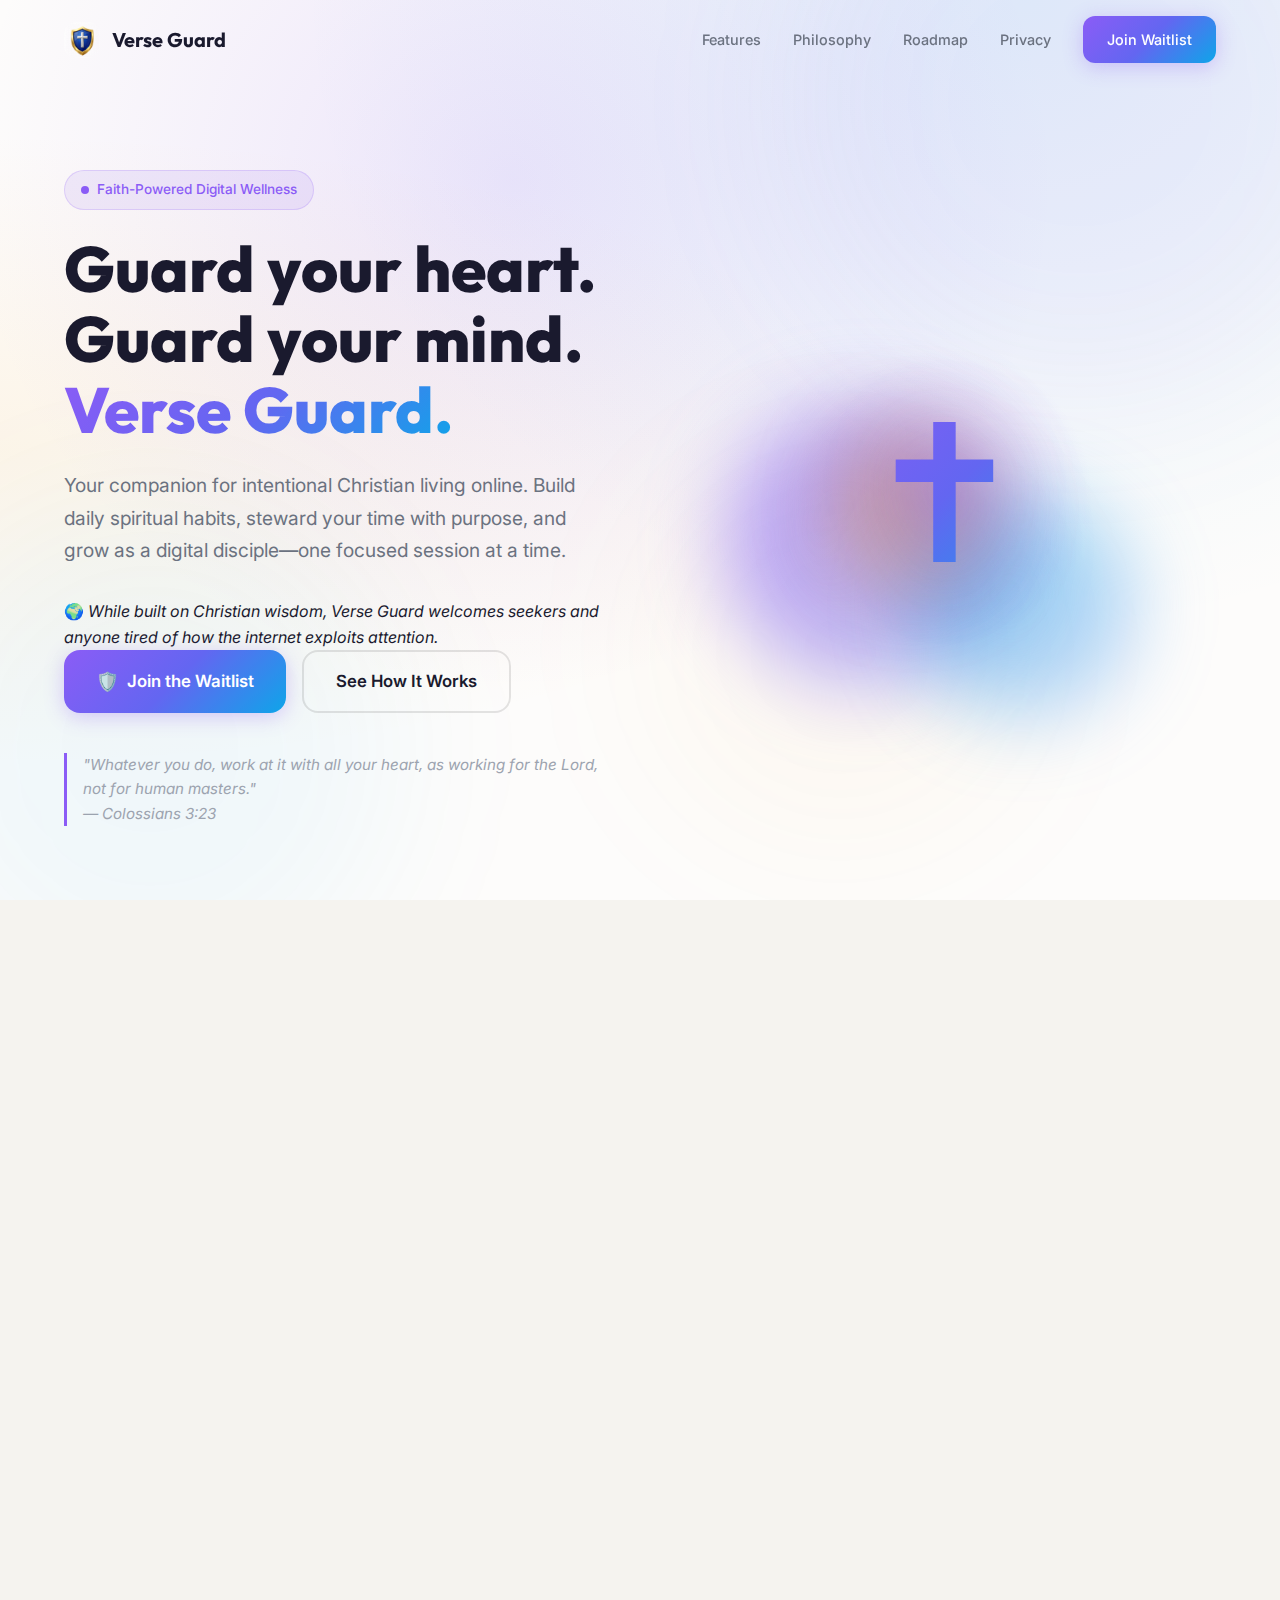
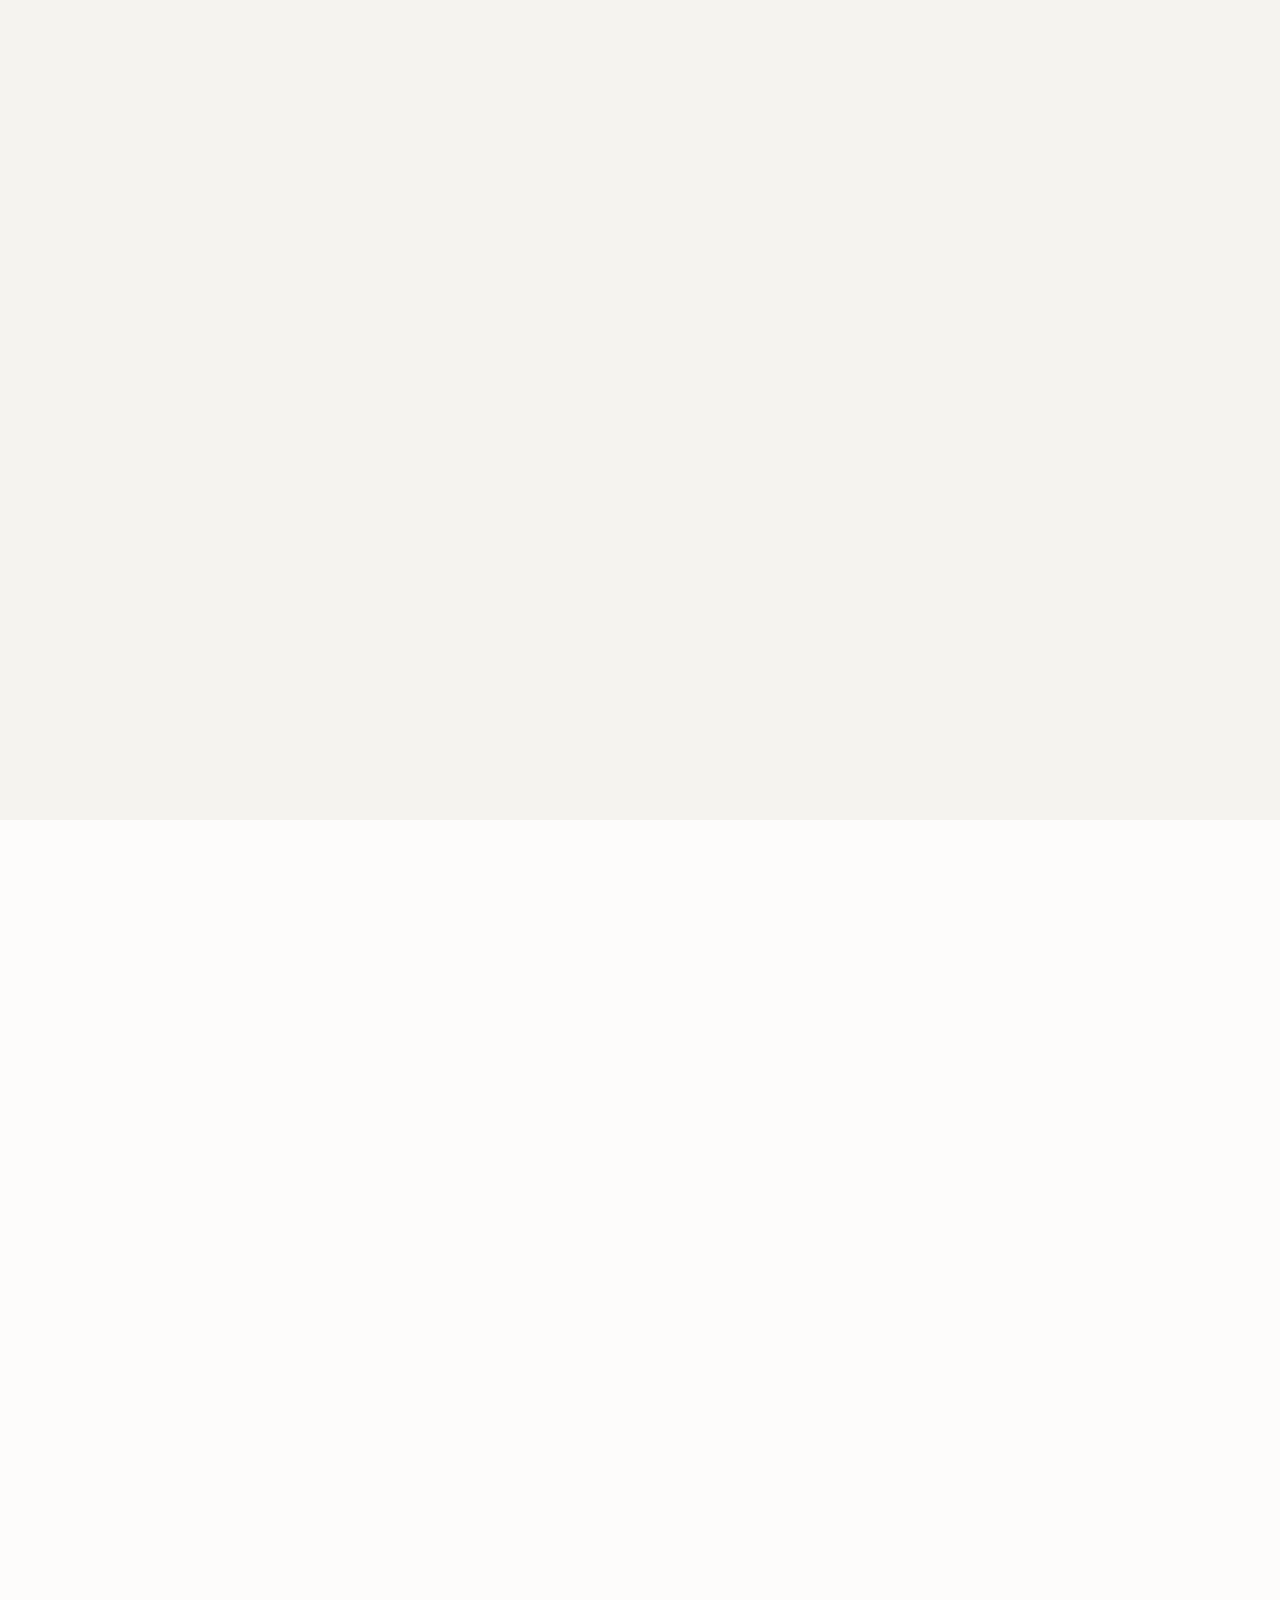
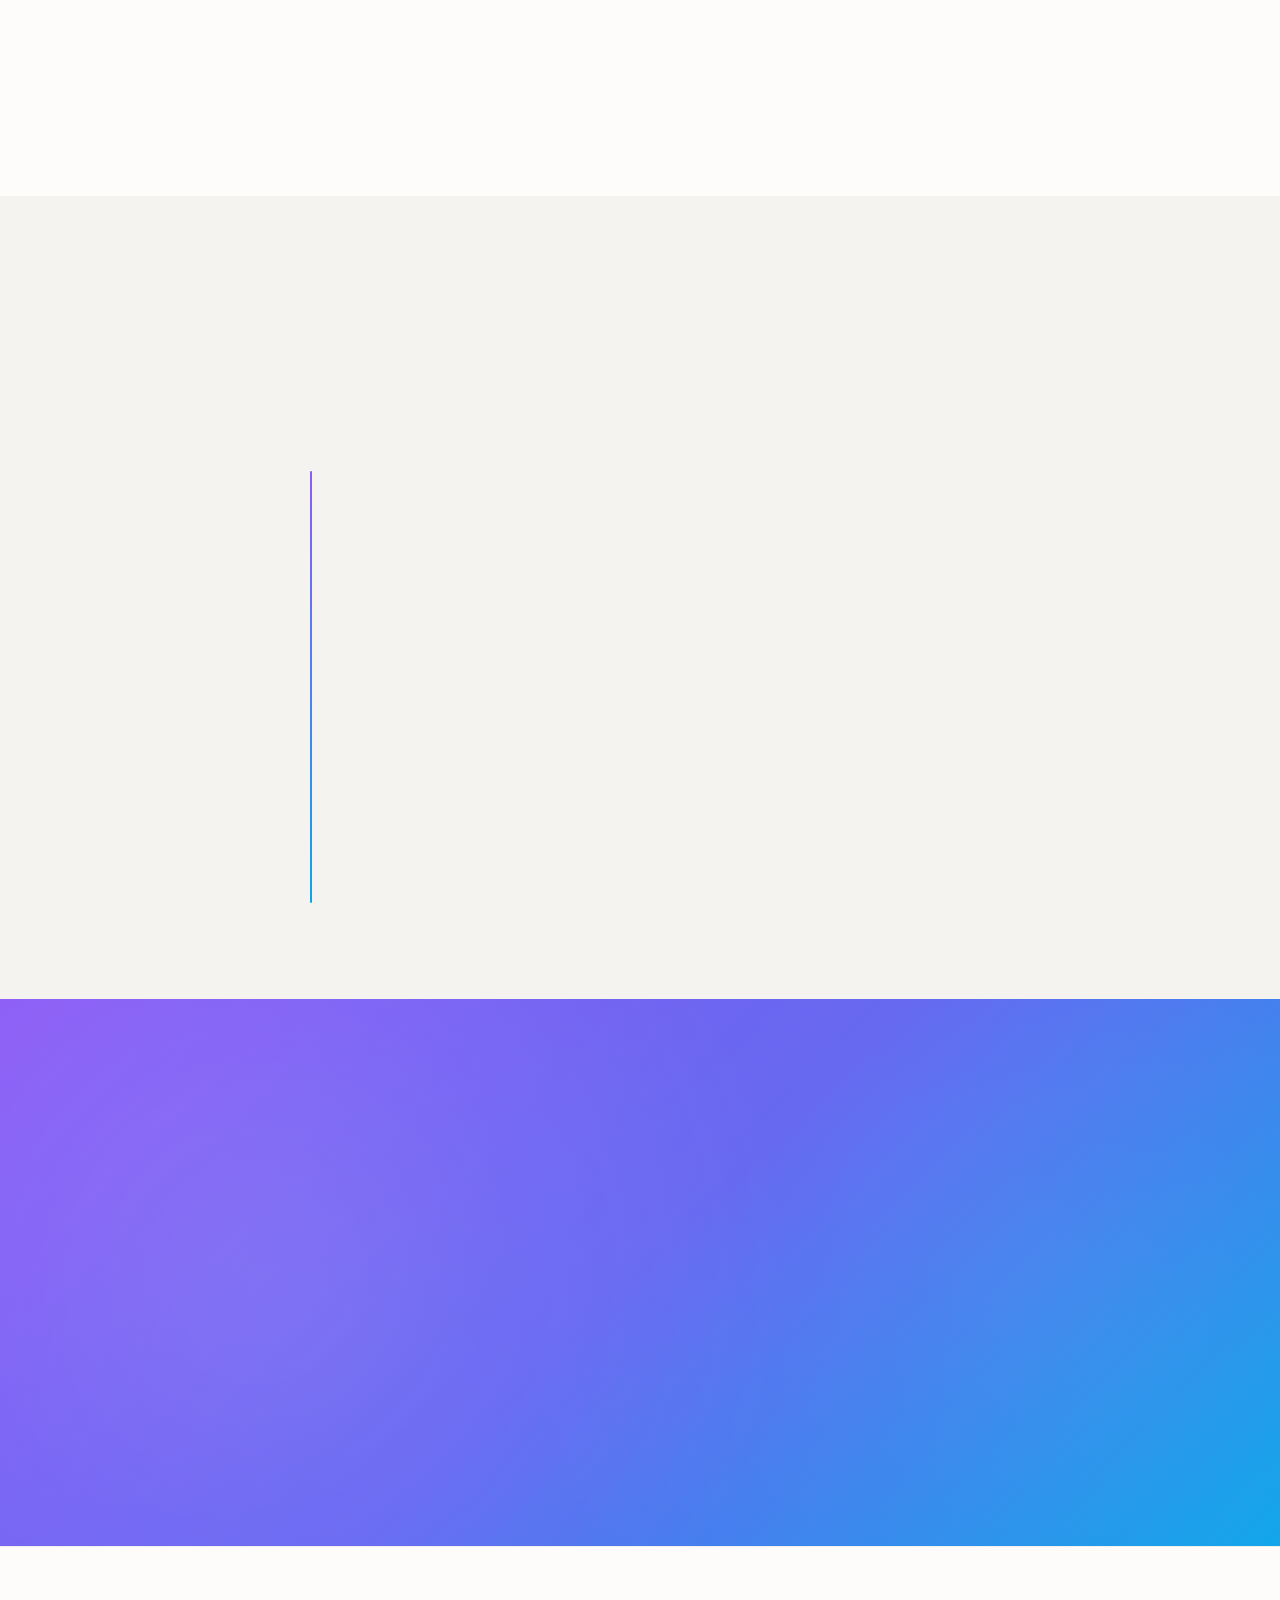
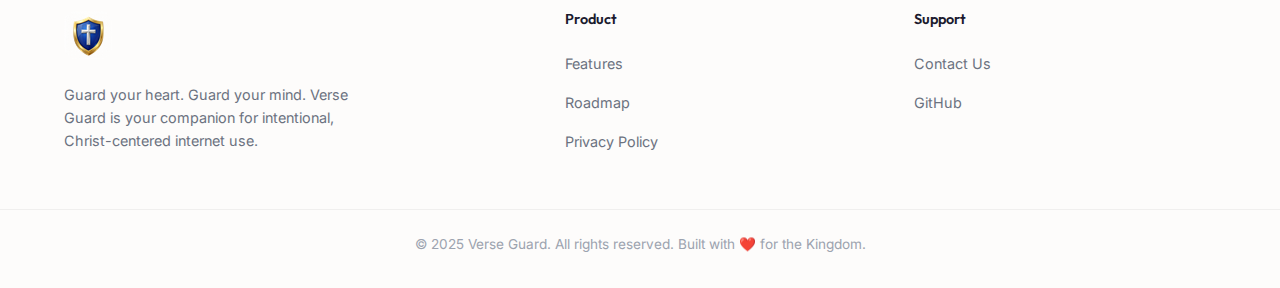
<file: index.html>
<!DOCTYPE html>
<html lang="en">

<head>
    <meta charset="UTF-8">
    <meta name="viewport" content="width=device-width, initial-scale=1.0">
    <title>Verse Guard - Faith-Based Digital Wellness</title>
    <meta name="description"
        content="Your companion for intentional Christian living online. Build spiritual habits, steward your time wisely, and grow in digital discipleship.">
    <meta name="keywords"
        content="Christian, productivity, faith, bible, discipleship, focus, digital wellness, spiritual growth, scripture, stewardship">
    <link rel="icon" type="image/png" href="assets/icon_128.png">
    <link rel="stylesheet" href="styles.css">
    <link rel="preconnect" href="https://fonts.googleapis.com">
    <link rel="preconnect" href="https://fonts.gstatic.com" crossorigin>
    <link
        href="https://fonts.googleapis.com/css2?family=Inter:wght@400;500;600;700&family=Outfit:wght@600;700;800&display=swap"
        rel="stylesheet">
</head>

<body>
    <!-- Navigation -->
    <nav class="navbar">
        <div class="container nav-container">
            <a href="/" class="logo">
                <img src="assets/icon_48.png" alt="Verse Guard" class="logo-icon">
                <span>Verse Guard</span>
            </a>
            <div class="nav-links">
                <a href="#features">Features</a>
                <a href="#philosophy">Philosophy</a>
                <a href="#roadmap">Roadmap</a>
                <a href="privacy.html">Privacy</a>
                <a href="#" class="btn btn-primary" onclick="openWaitlistModal(event)">Join Waitlist</a>
            </div>
            <div class="nav-toggle">
                <span></span>
                <span></span>
                <span></span>
            </div>
        </div>
    </nav>

    <!-- Hero Section -->
    <section class="hero">
        <!-- Animated background blobs -->
        <div class="hero-blob hero-blob-1"></div>
        <div class="hero-blob hero-blob-2"></div>
        <div class="hero-blob hero-blob-3"></div>

        <div class="container hero-container">
            <div class="hero-content">
                <div class="hero-badge reveal">
                    <span class="hero-badge-dot"></span>
                    <span>Faith-Powered Digital Wellness</span>
                </div>
                <h1 class="hero-title reveal stagger-1">
                    Guard your heart.<br>
                    Guard your mind.<br>
                    <span class="gradient-text">Verse Guard.</span>
                </h1>
                <p class="hero-subtitle reveal stagger-2">
                    Your companion for intentional Christian living online. Build daily spiritual habits, steward your
                    time with purpose, and grow as a digital disciple—one focused session at a time.
                </p>
                <p class="hero-open-message reveal stagger-2">
                    🌍 <em>While built on Christian wisdom, Verse Guard welcomes seekers and anyone tired of how the
                        internet exploits attention.</em>
                </p>
                <div class="hero-cta reveal stagger-3">
                    <a href="#" class="btn btn-primary btn-large animate-pulse-glow" onclick="openWaitlistModal(event)">
                        <span class="btn-icon">🛡️</span>
                        Join the Waitlist
                    </a>
                    <a href="#features" class="btn btn-secondary btn-large">See How It Works</a>
                </div>
                <p class="hero-verse reveal stagger-4">
                    <em>"Whatever you do, work at it with all your heart, as working for the Lord, not for human
                        masters."</em><br>
                    — Colossians 3:23
                </p>
            </div>
            <!-- Hero Visual - Pure CSS -->
            <div class="hero-visual reveal">
                <div class="hero-orb hero-orb-1"></div>
                <div class="hero-orb hero-orb-2"></div>
                <div class="hero-orb hero-orb-3"></div>
                <div class="hero-center-glow"></div>
                <div class="hero-cross">✝</div>
            </div>
        </div>
    </section>

    <!-- Features Section -->
    <section id="features" class="features section">
        <div class="container">
            <h2 class="section-title reveal">Tools for Digital Discipleship</h2>
            <p class="section-subtitle reveal stagger-1">More than just productivity—a complete suite for stewarding
                your time and growing spiritually online.</p>

            <div class="features-grid">
                <div class="feature-card reveal stagger-1">
                    <div class="feature-icon">🚫</div>
                    <h3>Theme-Based Boundaries</h3>
                    <p>Set healthy limits by category—Adult, Violence, Gambling, Distraction, and more. Moments of
                        temptation become opportunities for spiritual reflection.</p>
                </div>
                <div class="feature-card reveal stagger-2">
                    <div class="feature-icon">⏱️</div>
                    <h3>Stewardship Focus</h3>
                    <p>Pomodoro-style Focus Timer with Break Timer and Session Notes. Steward your time with
                        intention—work as unto the Lord.</p>
                </div>
                <div class="feature-card reveal stagger-3">
                    <div class="feature-icon">📝</div>
                    <h3>Reflections Diary</h3>
                    <p>Your private mirror for heart-work. Journal when boundaries are tested, review patterns over
                        time, and see sin as diagnostic—not just failure.</p>
                </div>
                <div class="feature-card reveal stagger-4">
                    <div class="feature-icon">☀️</div>
                    <h3>Daily Spiritual Challenges</h3>
                    <p>Verse of the Day with guided prompts, Prayer Challenges, and streak tracking. Build consistent
                        spiritual disciplines daily.</p>
                </div>
                <div class="feature-card reveal stagger-5">
                    <div class="feature-icon">🎯</div>
                    <h3>Tasks & Goals</h3>
                    <p>Daily quick tasks, weekly priorities, and monthly goals. Set daily focus targets and track
                        completion with XP rewards.</p>
                </div>
                <div class="feature-card reveal stagger-6">
                    <div class="feature-icon">⭐</div>
                    <h3>10 Levels & 14 Badges</h3>
                    <p>Progress from Beginner to Verse Guardian. Earn badges like "Prayer Warrior" and "Century Club."
                        Celebrate victories visually.</p>
                </div>
                <div class="feature-card reveal stagger-1">
                    <div class="feature-icon">🛡️</div>
                    <h3>Shield Partner</h3>
                    <p>Accountability with dignity. Partners receive weekly updates on victories and streaks—solidarity,
                        not surveillance.</p>
                </div>
                <div class="feature-card reveal stagger-2">
                    <div class="feature-icon">🆘</div>
                    <h3>Crisis Support</h3>
                    <p>Sensitive themes trigger immediate crisis resources and helpline numbers. Safety first, always.
                    </p>
                </div>
                <div class="feature-card reveal stagger-3">
                    <div class="feature-icon">🎨</div>
                    <h3>Beautiful & Customizable</h3>
                    <p>Dark or light mode with 15 color themes (8 free + level-gated & animated exclusives). A modern
                        interface that inspires.</p>
                </div>
                <div class="feature-card reveal stagger-4">
                    <div class="feature-icon">🌍</div>
                    <h3>Multi-Language Support</h3>
                    <p>Available in English, Portuguese, Spanish, and French. Scripture displayed in
                        language-appropriate
                        Bible versions (NIV, NVI, RVR60, LSG).</p>
                </div>
                <div class="feature-card reveal stagger-5">
                    <div class="feature-icon">👦</div>
                    <h3>Student Mode</h3>
                    <p>Kid-friendly labels and an age-appropriate interface designed for younger users. Full parental
                        controls coming in V2.</p>
                </div>
            </div>
        </div>
    </section>

    <!-- Philosophy Section -->
    <section id="philosophy" class="philosophy section">
        <div class="container">
            <h2 class="section-title reveal">Our Design Philosophy</h2>
            <p class="section-subtitle reveal stagger-1">Built on seven principles that shape how we approach Christian
                digital wellness.</p>

            <div class="philosophy-grid">
                <div class="philosophy-card reveal stagger-1">
                    <div class="philosophy-number">1</div>
                    <h3>Redemptive by design</h3>
                    <p>Every feature points toward spiritual growth, not just restriction or guilt.</p>
                </div>
                <div class="philosophy-card reveal stagger-2">
                    <div class="philosophy-number">2</div>
                    <h3>Solidarity, not surveillance</h3>
                    <p>Partners see summaries of victories and progress, never your browsing history.</p>
                </div>
                <div class="philosophy-card reveal stagger-3">
                    <div class="philosophy-number">3</div>
                    <h3>Gamification with purpose</h3>
                    <p>XP rewards tied to genuine spiritual habits—not manipulation, but motivation.</p>
                </div>
                <div class="philosophy-card reveal stagger-4">
                    <div class="philosophy-number">4</div>
                    <h3>Beautiful by default</h3>
                    <p>A modern interface that inspires and delights. You deserve tools that feel premium.</p>
                </div>
                <div class="philosophy-card reveal stagger-5">
                    <div class="philosophy-number">5</div>
                    <h3>Privacy first</h3>
                    <p>Local-first architecture means your data stays on your device. We're funded by you, not
                        advertisers.</p>
                </div>
                <div class="philosophy-card reveal stagger-6">
                    <div class="philosophy-number">6</div>
                    <h3>Discipleship, not deprivation</h3>
                    <p>You can bypass with friction, because character can't be coded. We build your spiritual muscle,
                        not just hide the temptation.</p>
                </div>
                <div class="philosophy-card reveal stagger-1">
                    <div class="philosophy-number">7</div>
                    <h3>Fences for children, compasses for adults</h3>
                    <p>Student Mode is strict for those who need a guardian. Standard Mode gives adults choice with
                        friction—walking by the Spirit.</p>
                </div>
            </div>
        </div>
    </section>

    <!-- Roadmap Section -->
    <section id="roadmap" class="roadmap section">
        <div class="container">
            <h2 class="section-title reveal">What's Coming</h2>
            <p class="section-subtitle reveal stagger-1">We're constantly improving Verse Guard based on community
                feedback.</p>

            <div class="roadmap-timeline">
                <div class="roadmap-item current reveal stagger-1">
                    <div class="roadmap-marker">🔜</div>
                    <div class="roadmap-content">
                        <h3>Beta Release</h3>
                        <p>Focus Timer, Daily Challenges, XP System, Shield Partner, Scripture Integration</p>
                        <span class="roadmap-status">Coming Soon</span>
                    </div>
                </div>
                <div class="roadmap-item upcoming reveal stagger-2">
                    <div class="roadmap-marker">🔜</div>
                    <div class="roadmap-content">
                        <h3>Student Mode V2</h3>
                        <p>Parental controls, password protection, pre-blocked content</p>
                        <span class="roadmap-status">Coming Soon</span>
                    </div>
                </div>
                <div class="roadmap-item reveal stagger-3">
                    <div class="roadmap-marker">📅</div>
                    <div class="roadmap-content">
                        <h3>Mobile Companion</h3>
                        <p>iOS & Android apps for on-the-go accountability and spiritual habits</p>
                        <span class="roadmap-status">Future</span>
                    </div>
                </div>
            </div>
        </div>
    </section>

    <!-- Download Section -->
    <section id="download" class="download section">
        <div class="container download-container">
            <h2 class="section-title reveal">Be First to Guard Your Heart</h2>
            <p class="section-subtitle reveal stagger-1">We're putting the finishing touches on Verse Guard.<br>Join the
                waitlist to get notified the moment we launch!</p>

            <form class="waitlist-form reveal stagger-2" action="https://formspree.io/f/manrabae" method="POST">
                <div class="waitlist-input-group">
                    <input type="email" name="email" placeholder="Enter your email" required>
                    <button type="submit" class="btn btn-primary btn-large">
                        <span class="btn-icon">🛡️</span>
                        Join Waitlist
                    </button>
                </div>
                <input type="hidden" name="_subject" value="New Verse Guard Waitlist Signup!">
            </form>

            <p class="download-note reveal stagger-3">
                <span class="waitlist-count">🎉 Join 100+ believers already waiting!</span><br>
                Free version includes daily challenges, focus tools, and XP system.<br>
                Premium unlocks Shield Partner, full analytics, and advanced features.
            </p>
        </div>
    </section>

    <!-- Footer -->
    <footer class="footer">
        <div class="container footer-container">
            <div class="footer-brand">
                <img src="assets/icon_48.png" alt="Verse Guard" class="footer-logo">
                <p>Guard your heart. Guard your mind. Verse Guard is your companion for intentional, Christ-centered
                    internet use.</p>
            </div>
            <div class="footer-column">
                <h4>Product</h4>
                <a href="#features">Features</a>
                <a href="#roadmap">Roadmap</a>
                <a href="privacy.html">Privacy Policy</a>
            </div>
            <div class="footer-column">
                <h4>Support</h4>
                <a href="mailto:stewardguard7@gmail.com">Contact Us</a>
                <a href="https://github.com/kevq777/Verse-Guard" target="_blank" rel="noopener">GitHub</a>
            </div>
        </div>
        <div class="footer-bottom">
            <p>© 2025 Verse Guard. All rights reserved. Built with ❤️ for the Kingdom.</p>
        </div>
    </footer>

    <!-- Waitlist Modal -->
    <div id="waitlistModal" class="modal-overlay" onclick="closeWaitlistModal(event)">
        <div class="modal-content" onclick="event.stopPropagation()">
            <button class="modal-close" onclick="closeWaitlistModal(event)">&times;</button>
            <div class="modal-icon">🛡️</div>
            <h3>Join the Verse Guard Waitlist</h3>
            <p>Be the first to know when we launch! Enter your email below.</p>
            <form class="modal-form" action="https://formspree.io/f/manrabae" method="POST">
                <input type="email" name="email" placeholder="your@email.com" required>
                <button type="submit" class="btn btn-primary">Join Waitlist</button>
                <input type="hidden" name="_subject" value="New Verse Guard Waitlist Signup!">
            </form>
            <p class="modal-note">No spam, ever. Just launch updates.</p>
        </div>
    </div>

    <script>
        // Scroll Reveal Animation
        const observerOptions = {
            root: null,
            rootMargin: '0px',
            threshold: 0.1
        };

        const revealObserver = new IntersectionObserver((entries) => {
            entries.forEach(entry => {
                if (entry.isIntersecting) {
                    entry.target.classList.add('visible');
                }
            });
        }, observerOptions);

        document.querySelectorAll('.reveal').forEach(el => {
            revealObserver.observe(el);
        });

        // Navbar scroll effect
        window.addEventListener('scroll', () => {
            const navbar = document.querySelector('.navbar');
            if (window.scrollY > 50) {
                navbar.classList.add('scrolled');
            } else {
                navbar.classList.remove('scrolled');
            }
        });

        // Smooth scroll for anchor links
        document.querySelectorAll('a[href^="#"]').forEach(anchor => {
            anchor.addEventListener('click', function (e) {
                e.preventDefault();
                const target = document.querySelector(this.getAttribute('href'));
                if (target) {
                    target.scrollIntoView({ behavior: 'smooth', block: 'start' });
                }
            });
        });

        // Waitlist Modal Functions
        function openWaitlistModal(e) {
            e.preventDefault();
            document.getElementById('waitlistModal').classList.add('active');
            document.body.style.overflow = 'hidden';
        }

        function closeWaitlistModal(e) {
            e.preventDefault();
            document.getElementById('waitlistModal').classList.remove('active');
            document.body.style.overflow = '';
        }

        // Close modal on Escape key
        document.addEventListener('keydown', (e) => {
            if (e.key === 'Escape') {
                closeWaitlistModal(e);
            }
        });
    </script>
</body>

</html>
</file>
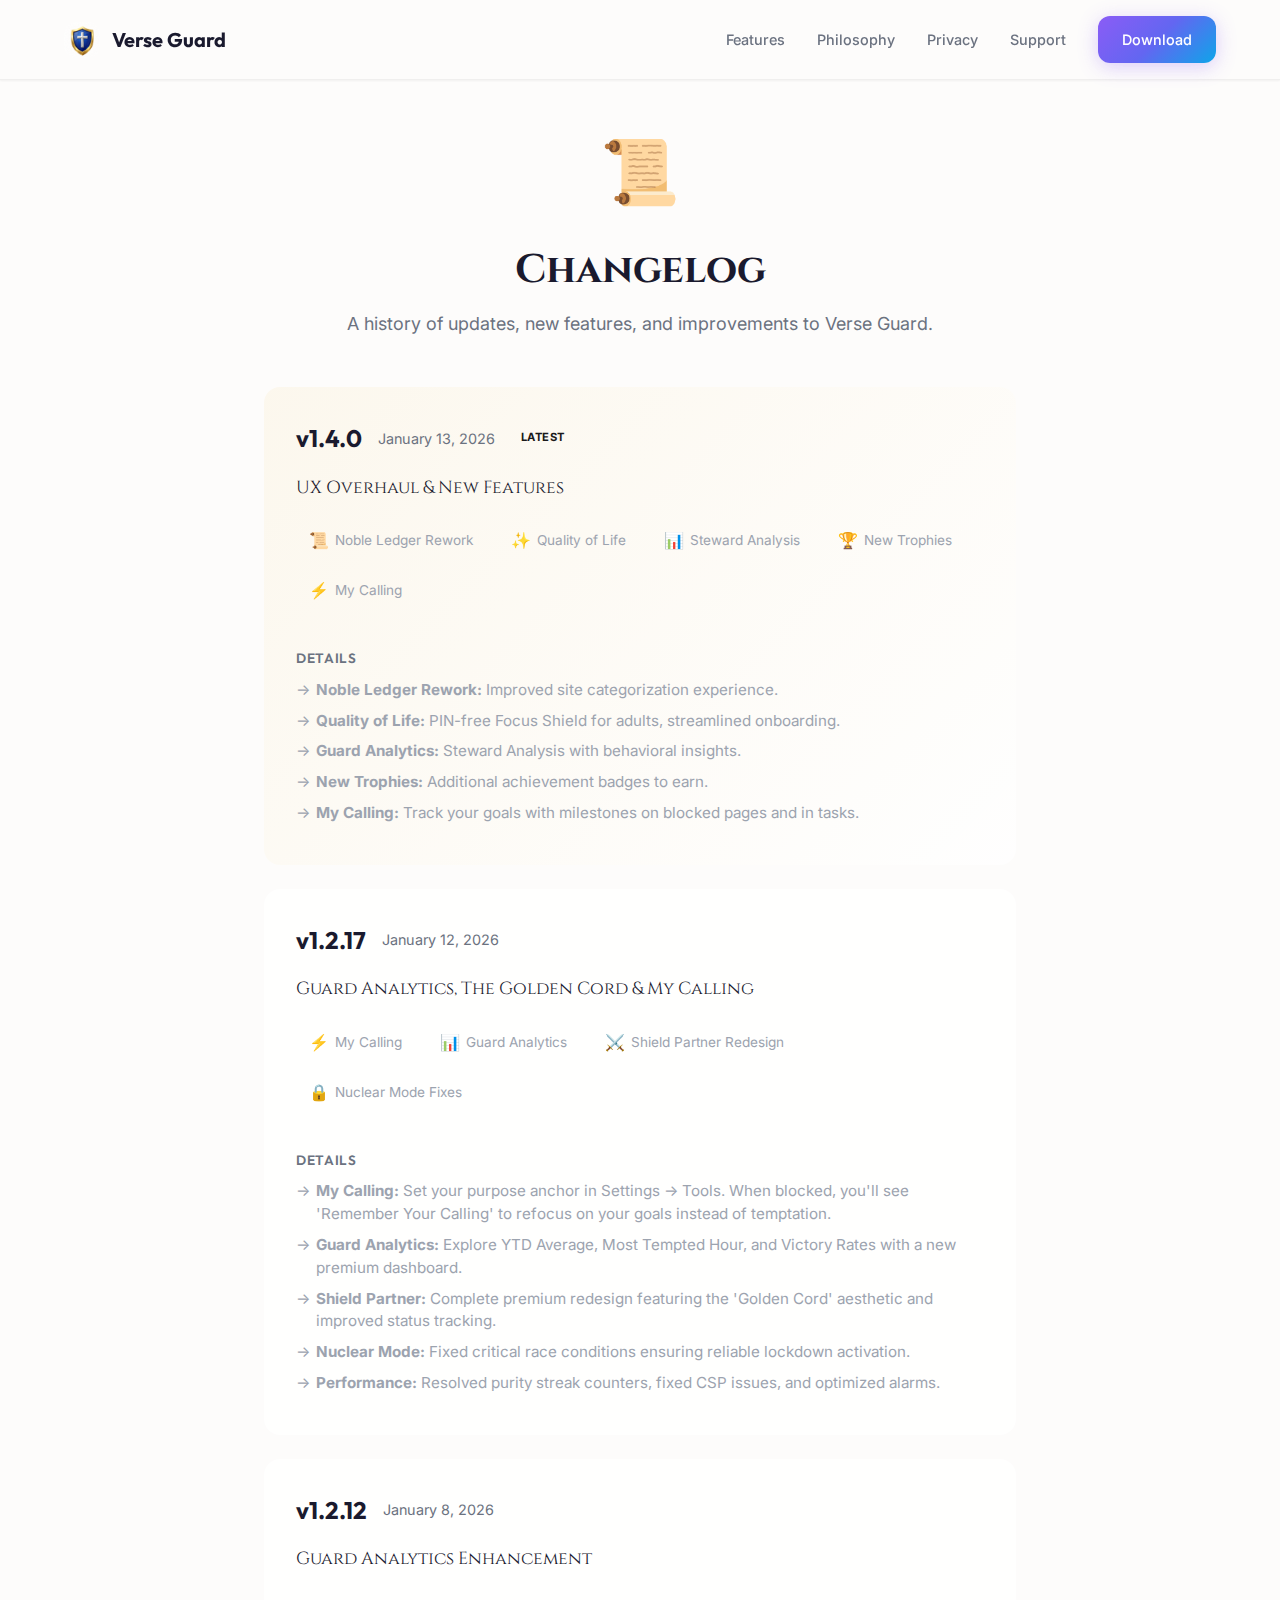
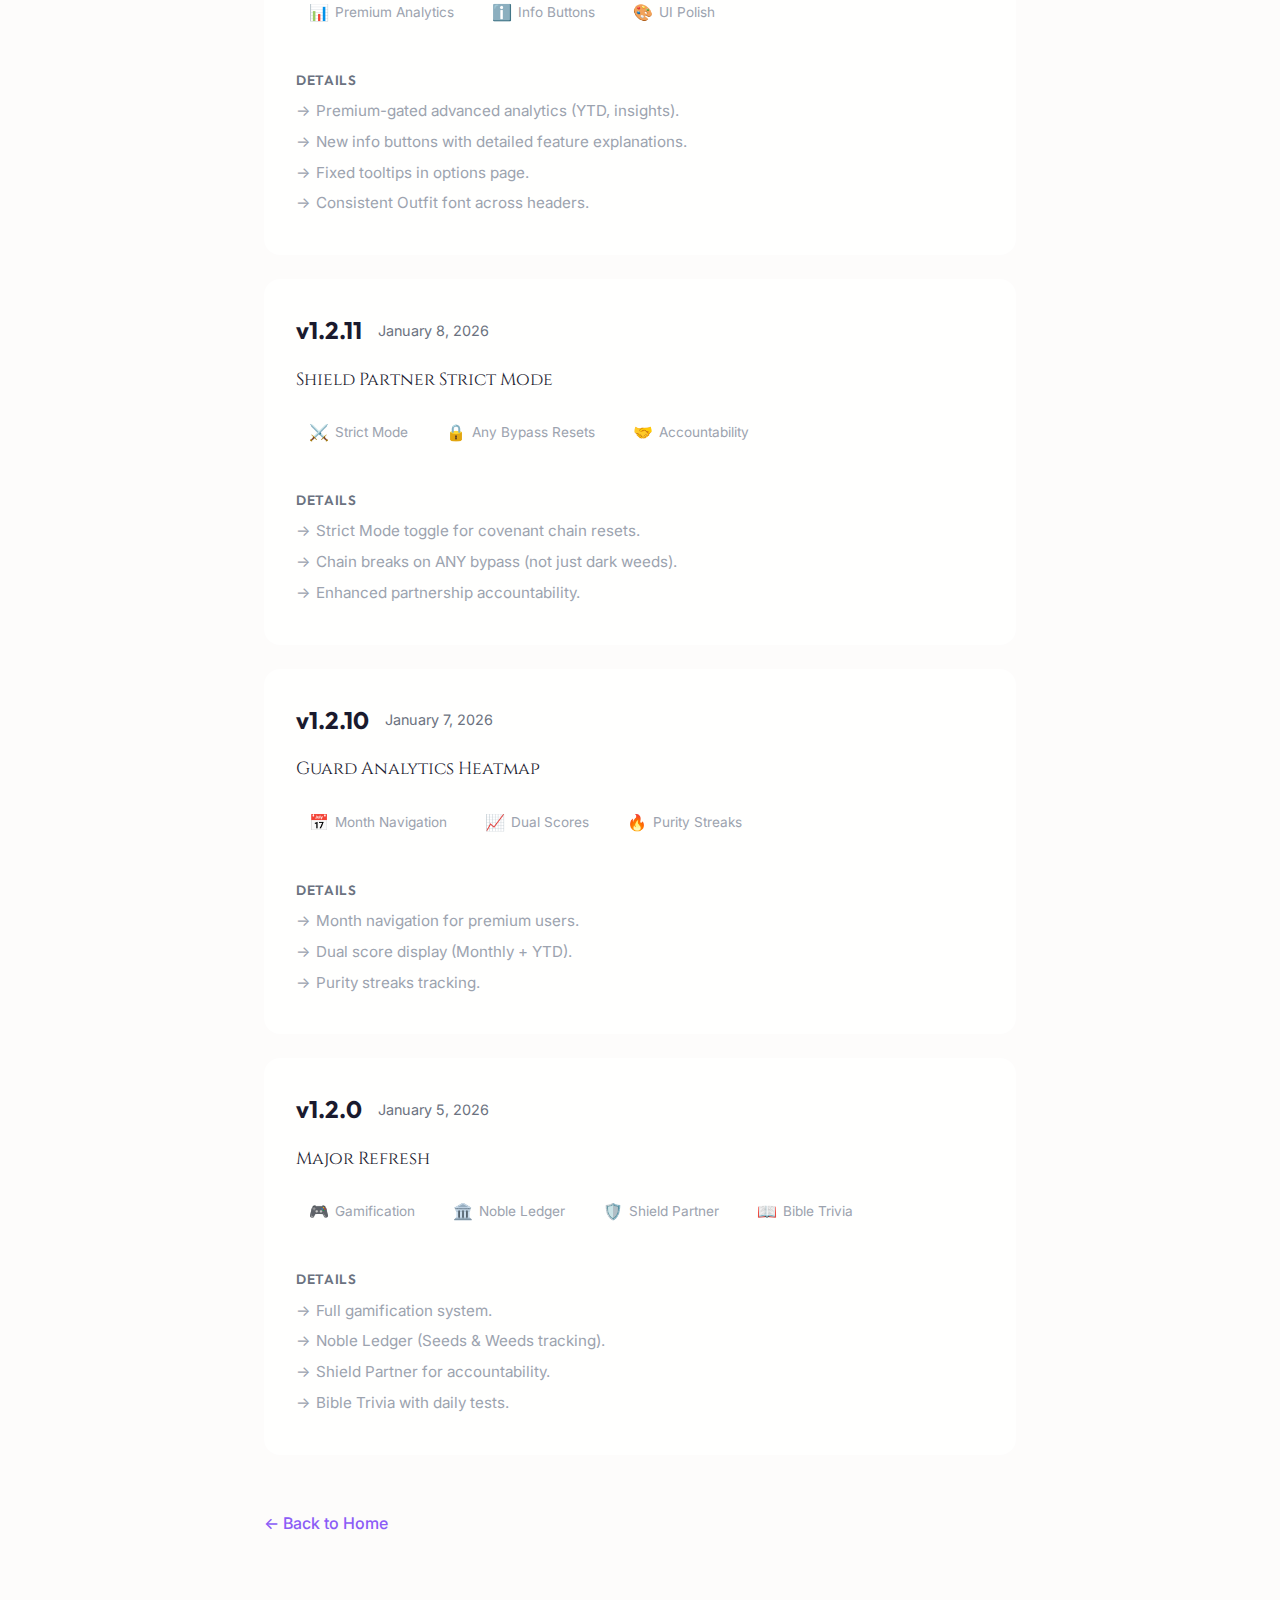
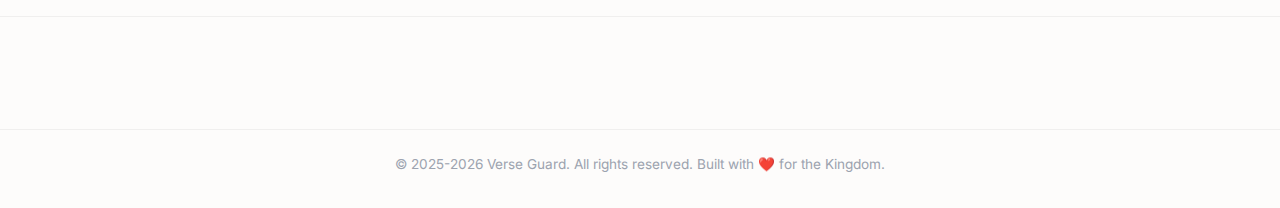
<file: changelog.html>
<!DOCTYPE html>
<html lang="en">

<head>
    <meta charset="UTF-8">
    <meta name="viewport" content="width=device-width, initial-scale=1.0">
    <title>Changelog - Verse Guard</title>
    <meta name="description"
        content="See what's new in Verse Guard. View the latest updates, features, and improvements to your faith-based digital wellness companion.">

    <!-- SEO Meta Tags -->
    <meta name="robots" content="index, follow">
    <link rel="canonical" href="https://verseguard.app/changelog">

    <!-- Favicons -->
    <link rel="icon" href="/favicon.ico" sizes="48x48">
    <link rel="icon" type="image/png" sizes="48x48" href="assets/icon_48.png">
    <link rel="apple-touch-icon" sizes="128x128" href="assets/icon_128.png">

    <link rel="stylesheet" href="styles.css">
    <link rel="preconnect" href="https://fonts.googleapis.com">
    <link rel="preconnect" href="https://fonts.gstatic.com" crossorigin>
    <link
        href="https://fonts.googleapis.com/css2?family=Cinzel:wght@600;700;800&family=Inter:wght@400;500;600;700&family=Outfit:wght@600;700;800&display=swap"
        rel="stylesheet">

    <style>
        .changelog-page {
            min-height: 100vh;
            padding-top: 120px;
            padding-bottom: 80px;
        }

        .changelog-container {
            max-width: 800px;
            margin: 0 auto;
        }

        .changelog-header {
            text-align: center;
            margin-bottom: 3rem;
        }

        .changelog-icon {
            font-size: 4rem;
            margin-bottom: 1.5rem;
        }

        .changelog-title {
            font-family: 'Cinzel', serif;
            font-size: 2.5rem;
            margin-bottom: 1rem;
        }

        .changelog-subtitle {
            color: var(--color-text-muted);
            font-size: 1.125rem;
            line-height: 1.6;
        }

        /* Release Entry Styles */
        .release-entry {
            background: var(--color-bg-card);
            border: 1px solid var(--color-border);
            border-radius: var(--radius-xl);
            padding: 2rem;
            margin-bottom: 1.5rem;
            transition: all var(--transition-base);
        }

        .release-entry:hover {
            border-color: rgba(240, 193, 75, 0.3);
            box-shadow: var(--shadow-md);
        }

        .release-entry.latest {
            border-color: var(--color-gold);
            background: linear-gradient(135deg, rgba(240, 193, 75, 0.08) 0%, var(--color-bg-card) 100%);
        }

        .release-header {
            display: flex;
            align-items: center;
            gap: 1rem;
            margin-bottom: 1rem;
            flex-wrap: wrap;
        }

        .release-version {
            font-family: 'Outfit', sans-serif;
            font-size: 1.5rem;
            font-weight: 700;
            color: var(--color-text);
        }

        .release-date {
            color: var(--color-text-muted);
            font-size: 0.9rem;
        }

        .release-badge {
            background: var(--gradient-gold);
            color: #1a1a1a;
            font-size: 0.7rem;
            font-weight: 700;
            padding: 0.25rem 0.6rem;
            border-radius: var(--radius-full);
            text-transform: uppercase;
            letter-spacing: 0.05em;
        }

        .release-tagline {
            font-family: 'Cinzel', serif;
            font-size: 1.1rem;
            color: var(--color-gold);
            margin-bottom: 1.25rem;
        }

        .release-highlights {
            display: flex;
            flex-wrap: wrap;
            gap: 0.75rem;
            margin-bottom: 1.25rem;
        }

        .highlight-pill {
            display: inline-flex;
            align-items: center;
            gap: 0.4rem;
            background: rgba(255, 255, 255, 0.05);
            border: 1px solid var(--color-border);
            border-radius: var(--radius-full);
            padding: 0.4rem 0.8rem;
            font-size: 0.85rem;
            color: var(--color-text-light);
        }

        .highlight-pill .icon {
            font-size: 1rem;
        }

        .release-details {
            border-top: 1px solid var(--color-border);
            padding-top: 1.25rem;
            margin-top: 0.5rem;
        }

        .release-details h4 {
            font-size: 0.85rem;
            font-weight: 600;
            color: var(--color-text-muted);
            text-transform: uppercase;
            letter-spacing: 0.05em;
            margin-bottom: 0.75rem;
        }

        .release-details ul {
            list-style: none;
            padding: 0;
            margin: 0;
        }

        .release-details li {
            position: relative;
            padding-left: 1.25rem;
            margin-bottom: 0.5rem;
            font-size: 0.95rem;
            color: var(--color-text-light);
            line-height: 1.5;
        }

        .release-details li::before {
            content: '→';
            position: absolute;
            left: 0;
            color: var(--color-gold);
        }

        .back-link {
            display: inline-flex;
            align-items: center;
            gap: 0.5rem;
            color: var(--color-primary);
            font-weight: 500;
            margin-top: 2rem;
        }

        .back-link:hover {
            text-decoration: underline;
        }

        @media (max-width: 600px) {
            .changelog-page {
                padding-top: 100px;
            }

            .release-header {
                flex-direction: column;
                align-items: flex-start;
                gap: 0.5rem;
            }

            .release-entry {
                padding: 1.5rem;
            }
        }
    </style>
</head>

<body>
    <!-- Navigation -->
    <nav class="navbar scrolled">
        <div class="container nav-container">
            <a href="/" class="logo">
                <img src="assets/icon_48.png" alt="Verse Guard" class="logo-icon">
                <span>Verse Guard</span>
            </a>
            <div class="nav-links nav-links-desktop">
                <a href="/#features">Features</a>
                <a href="/#philosophy">Philosophy</a>
                <a href="privacy.html">Privacy</a>
                <a href="support.html">Support</a>
                <a href="https://chromewebstore.google.com/detail/verse-guard-scripture-pow/cabfajlgoelocboobcopolabnkhckjil"
                    class="btn btn-primary" target="_blank">Download</a>
            </div>
        </div>
    </nav>

    <section class="changelog-page">
        <div class="container changelog-container">
            <div class="changelog-header">
                <div class="changelog-icon">📜</div>
                <h1 class="changelog-title">Changelog</h1>
                <p class="changelog-subtitle">
                    A history of updates, new features, and improvements to Verse Guard.
                </p>
            </div>

            <!-- v1.4.0 -->
            <article class="release-entry latest">
                <div class="release-header">
                    <span class="release-version">v1.4.0</span>
                    <span class="release-date">January 13, 2026</span>
                    <span class="release-badge">Latest</span>
                </div>
                <p class="release-tagline">UX Overhaul & New Features</p>

                <div class="release-highlights">
                    <span class="highlight-pill"><span class="icon">📜</span> Noble Ledger Rework</span>
                    <span class="highlight-pill"><span class="icon">✨</span> Quality of Life</span>
                    <span class="highlight-pill"><span class="icon">📊</span> Steward Analysis</span>
                    <span class="highlight-pill"><span class="icon">🏆</span> New Trophies</span>
                    <span class="highlight-pill"><span class="icon">⚡</span> My Calling</span>
                </div>

                <div class="release-details">
                    <h4>Details</h4>
                    <ul>
                        <li><strong>Noble Ledger Rework:</strong> Improved site categorization experience.</li>
                        <li><strong>Quality of Life:</strong> PIN-free Focus Shield for adults, streamlined onboarding.
                        </li>
                        <li><strong>Guard Analytics:</strong> Steward Analysis with behavioral insights.</li>
                        <li><strong>New Trophies:</strong> Additional achievement badges to earn.</li>
                        <li><strong>My Calling:</strong> Track your goals with milestones on blocked pages and in tasks.
                        </li>
                    </ul>
                </div>
            </article>

            <!-- v1.2.17 -->
            <article class="release-entry">
                <div class="release-header">
                    <span class="release-version">v1.2.17</span>
                    <span class="release-date">January 12, 2026</span>
                </div>
                <p class="release-tagline">Guard Analytics, The Golden Cord & My Calling</p>

                <div class="release-highlights">
                    <span class="highlight-pill"><span class="icon">⚡</span> My Calling</span>
                    <span class="highlight-pill"><span class="icon">📊</span> Guard Analytics</span>
                    <span class="highlight-pill"><span class="icon">⚔️</span> Shield Partner Redesign</span>
                    <span class="highlight-pill"><span class="icon">🔒</span> Nuclear Mode Fixes</span>
                </div>

                <div class="release-details">
                    <h4>Details</h4>
                    <ul>
                        <li><strong>My Calling:</strong> Set your purpose anchor in Settings → Tools. When blocked,
                            you'll see 'Remember Your Calling' to refocus on your goals instead of temptation.</li>
                        <li><strong>Guard Analytics:</strong> Explore YTD Average, Most Tempted Hour, and Victory Rates
                            with a new premium dashboard.</li>
                        <li><strong>Shield Partner:</strong> Complete premium redesign featuring the 'Golden Cord'
                            aesthetic and improved status tracking.</li>
                        <li><strong>Nuclear Mode:</strong> Fixed critical race conditions ensuring reliable lockdown
                            activation.</li>
                        <li><strong>Performance:</strong> Resolved purity streak counters, fixed CSP issues, and
                            optimized alarms.</li>
                    </ul>
                </div>
            </article>

            <!-- v1.2.12 -->
            <article class="release-entry">
                <div class="release-header">
                    <span class="release-version">v1.2.12</span>
                    <span class="release-date">January 8, 2026</span>
                </div>
                <p class="release-tagline">Guard Analytics Enhancement</p>

                <div class="release-highlights">
                    <span class="highlight-pill"><span class="icon">📊</span> Premium Analytics</span>
                    <span class="highlight-pill"><span class="icon">ℹ️</span> Info Buttons</span>
                    <span class="highlight-pill"><span class="icon">🎨</span> UI Polish</span>
                </div>

                <div class="release-details">
                    <h4>Details</h4>
                    <ul>
                        <li>Premium-gated advanced analytics (YTD, insights).</li>
                        <li>New info buttons with detailed feature explanations.</li>
                        <li>Fixed tooltips in options page.</li>
                        <li>Consistent Outfit font across headers.</li>
                    </ul>
                </div>
            </article>

            <!-- v1.2.11 -->
            <article class="release-entry">
                <div class="release-header">
                    <span class="release-version">v1.2.11</span>
                    <span class="release-date">January 8, 2026</span>
                </div>
                <p class="release-tagline">Shield Partner Strict Mode</p>

                <div class="release-highlights">
                    <span class="highlight-pill"><span class="icon">⚔️</span> Strict Mode</span>
                    <span class="highlight-pill"><span class="icon">🔒</span> Any Bypass Resets</span>
                    <span class="highlight-pill"><span class="icon">🤝</span> Accountability</span>
                </div>

                <div class="release-details">
                    <h4>Details</h4>
                    <ul>
                        <li>Strict Mode toggle for covenant chain resets.</li>
                        <li>Chain breaks on ANY bypass (not just dark weeds).</li>
                        <li>Enhanced partnership accountability.</li>
                    </ul>
                </div>
            </article>

            <!-- v1.2.10 -->
            <article class="release-entry">
                <div class="release-header">
                    <span class="release-version">v1.2.10</span>
                    <span class="release-date">January 7, 2026</span>
                </div>
                <p class="release-tagline">Guard Analytics Heatmap</p>

                <div class="release-highlights">
                    <span class="highlight-pill"><span class="icon">📅</span> Month Navigation</span>
                    <span class="highlight-pill"><span class="icon">📈</span> Dual Scores</span>
                    <span class="highlight-pill"><span class="icon">🔥</span> Purity Streaks</span>
                </div>

                <div class="release-details">
                    <h4>Details</h4>
                    <ul>
                        <li>Month navigation for premium users.</li>
                        <li>Dual score display (Monthly + YTD).</li>
                        <li>Purity streaks tracking.</li>
                    </ul>
                </div>
            </article>

            <!-- v1.2.0 -->
            <article class="release-entry">
                <div class="release-header">
                    <span class="release-version">v1.2.0</span>
                    <span class="release-date">January 5, 2026</span>
                </div>
                <p class="release-tagline">Major Refresh</p>

                <div class="release-highlights">
                    <span class="highlight-pill"><span class="icon">🎮</span> Gamification</span>
                    <span class="highlight-pill"><span class="icon">🏛️</span> Noble Ledger</span>
                    <span class="highlight-pill"><span class="icon">🛡️</span> Shield Partner</span>
                    <span class="highlight-pill"><span class="icon">📖</span> Bible Trivia</span>
                </div>

                <div class="release-details">
                    <h4>Details</h4>
                    <ul>
                        <li>Full gamification system.</li>
                        <li>Noble Ledger (Seeds & Weeds tracking).</li>
                        <li>Shield Partner for accountability.</li>
                        <li>Bible Trivia with daily tests.</li>
                    </ul>
                </div>
            </article>

            <a href="/" class="back-link">← Back to Home</a>
        </div>
    </section>

    <!-- Footer -->
    <footer class="footer">
        <div class="footer-bottom">
            <p>© 2025-2026 Verse Guard. All rights reserved. Built with ❤️ for the Kingdom.</p>
        </div>
    </footer>
</body>

</html>
</file>
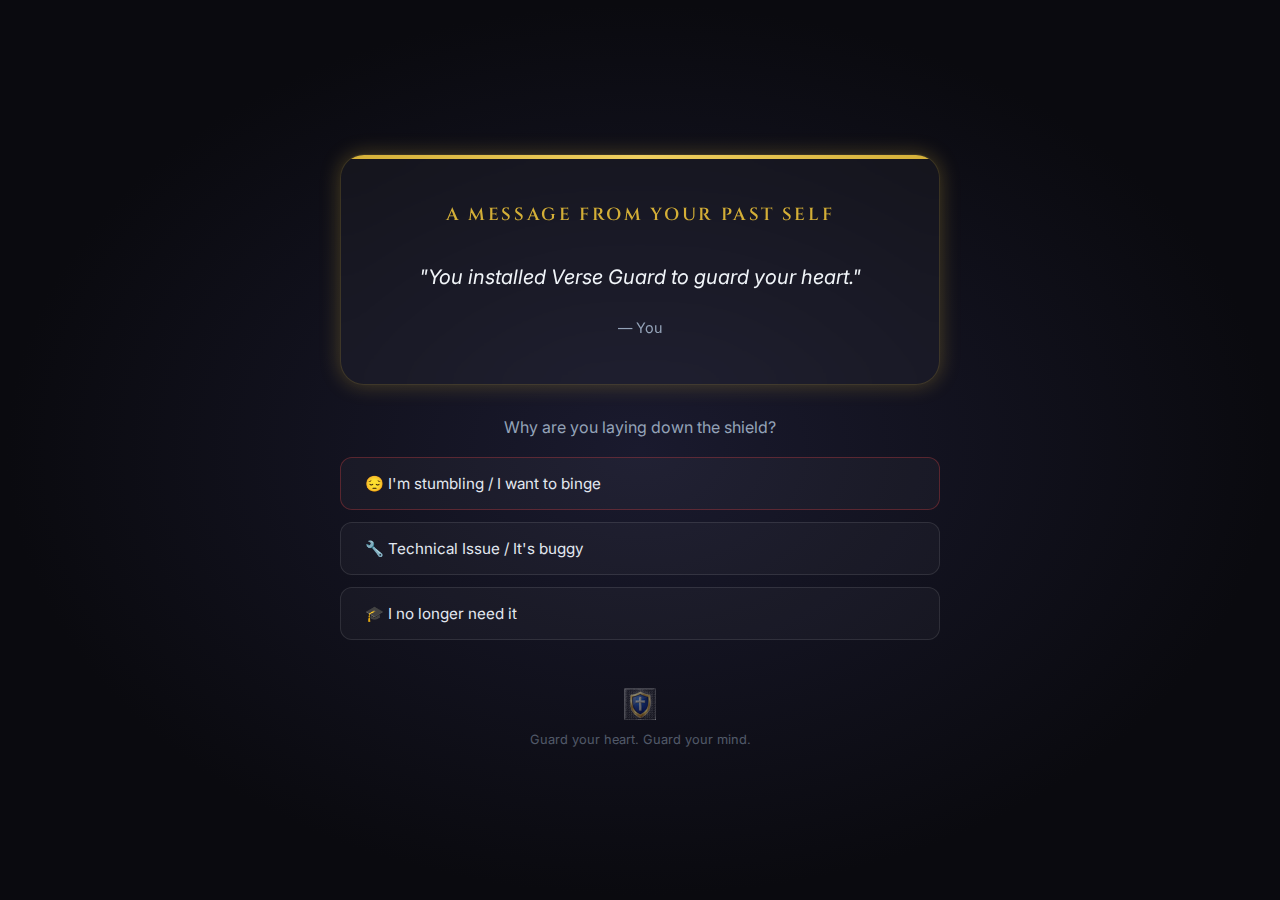
<file: departure.html>
<!DOCTYPE html>
<html lang="en">

<head>
    <meta charset="UTF-8">
    <meta name="viewport" content="width=device-width, initial-scale=1.0">
    <title>Verse Guard - Departure</title>
    <meta name="robots" content="noindex, nofollow">
    <link rel="icon" type="image/png" href="assets/icon_128.png">
    <link rel="preconnect" href="https://fonts.googleapis.com">
    <link rel="preconnect" href="https://fonts.gstatic.com" crossorigin>
    <link
        href="https://fonts.googleapis.com/css2?family=Cinzel:wght@600;700&family=Inter:wght@400;500;600;700&family=Outfit:wght@600;700&display=swap"
        rel="stylesheet">
    <style>
        /* Design Tokens - Aligned with main styles.css */
        :root {
            --color-bg: #0a0a0f;
            --color-bg-card: rgba(255, 255, 255, 0.03);
            --color-text: #e2e8f0;
            --color-text-muted: #94a3b8;
            --color-text-light: #f1f5f9;
            --color-primary: #3b82f6;
            --color-primary-dark: #2563eb;
            --color-accent-gold: #d4af37;
            --color-accent-gold-light: #f0d060;
            --color-success: #10b981;
            --color-danger: #ef4444;
            --gradient-primary: linear-gradient(135deg, #3b82f6, #2563eb);
            --gradient-gold: linear-gradient(90deg, #d4af37, #f0d060, #d4af37);
            --shadow-glow-blue: 0 8px 24px rgba(59, 130, 246, 0.4);
            --shadow-glow-gold: 0 0 20px rgba(212, 175, 55, 0.3);
            --radius-lg: 12px;
            --radius-xl: 16px;
            --radius-2xl: 24px;
            --font-display: 'Outfit', 'Inter', -apple-system, BlinkMacSystemFont, sans-serif;
            --font-body: 'Inter', -apple-system, BlinkMacSystemFont, sans-serif;
            --font-serif: 'Cinzel', serif;
            --transition-base: 300ms ease;
        }

        * {
            margin: 0;
            padding: 0;
            box-sizing: border-box;
        }

        body {
            min-height: 100vh;
            background: var(--color-bg);
            background: radial-gradient(ellipse at center, #1a1a2e 0%, var(--color-bg) 70%);
            font-family: var(--font-body);
            color: var(--color-text);
            display: flex;
            flex-direction: column;
            align-items: center;
            justify-content: center;
            padding: 24px;
        }

        .container {
            max-width: 600px;
            width: 100%;
        }

        /* The Letter Card */
        .letter-card {
            background: var(--color-bg-card);
            backdrop-filter: blur(20px);
            -webkit-backdrop-filter: blur(20px);
            border: 1px solid rgba(212, 175, 55, 0.2);
            border-radius: var(--radius-2xl);
            padding: 48px 40px;
            margin-bottom: 32px;
            text-align: center;
            position: relative;
            overflow: hidden;
            box-shadow: var(--shadow-glow-gold);
        }

        .letter-card::before {
            content: '';
            position: absolute;
            top: 0;
            left: 0;
            right: 0;
            height: 4px;
            background: var(--gradient-gold);
        }

        .letter-title {
            font-family: var(--font-serif);
            font-size: 1.1rem;
            font-weight: 600;
            color: var(--color-accent-gold);
            letter-spacing: 0.15em;
            margin-bottom: 32px;
            text-transform: uppercase;
        }

        .letter-content {
            font-size: 1.25rem;
            line-height: 1.8;
            color: var(--color-text-light);
            font-style: italic;
            margin-bottom: 24px;
            padding: 0 16px;
        }

        .letter-date {
            font-size: 0.9rem;
            color: var(--color-text-muted);
        }

        /* Reason Selector */
        .reason-section {
            text-align: center;
        }

        .reason-title {
            font-size: 1rem;
            color: var(--color-text-muted);
            margin-bottom: 20px;
        }

        .reason-buttons {
            display: flex;
            flex-direction: column;
            gap: 12px;
        }

        .reason-btn {
            padding: 16px 24px;
            border: 1px solid rgba(255, 255, 255, 0.1);
            border-radius: var(--radius-lg);
            background: var(--color-bg-card);
            color: var(--color-text);
            font-family: var(--font-body);
            font-size: 0.95rem;
            cursor: pointer;
            transition: all var(--transition-base);
            text-align: left;
        }

        .reason-btn:hover {
            background: rgba(255, 255, 255, 0.08);
            border-color: rgba(212, 175, 55, 0.3);
            transform: translateY(-2px);
            box-shadow: var(--shadow-glow-gold);
        }

        .reason-btn.stumbling {
            border-color: rgba(239, 68, 68, 0.3);
        }

        .reason-btn.stumbling:hover {
            background: rgba(239, 68, 68, 0.1);
            border-color: rgba(239, 68, 68, 0.5);
            box-shadow: 0 0 20px rgba(239, 68, 68, 0.2);
        }

        /* Result Section */
        .result-section {
            display: none;
            text-align: center;
            padding: 32px;
            background: var(--color-bg-card);
            border-radius: var(--radius-xl);
            border: 1px solid rgba(255, 255, 255, 0.1);
        }

        .result-section.show {
            display: block;
            animation: fadeIn 0.4s ease;
        }

        @keyframes fadeIn {
            from {
                opacity: 0;
                transform: translateY(10px);
            }

            to {
                opacity: 1;
                transform: translateY(0);
            }
        }

        .result-message {
            font-size: 1.1rem;
            line-height: 1.6;
            margin-bottom: 24px;
            color: var(--color-text);
        }

        .result-buttons {
            display: flex;
            flex-direction: column;
            gap: 12px;
        }

        .btn-primary {
            display: inline-flex;
            align-items: center;
            justify-content: center;
            gap: 8px;
            padding: 14px 28px;
            background: var(--gradient-primary);
            border: none;
            border-radius: var(--radius-lg);
            color: white;
            font-family: var(--font-body);
            font-size: 1rem;
            font-weight: 600;
            text-decoration: none;
            cursor: pointer;
            transition: all var(--transition-base);
            box-shadow: 0 4px 20px rgba(37, 99, 235, 0.3);
        }

        .btn-primary:hover {
            transform: translateY(-2px);
            box-shadow: var(--shadow-glow-blue);
        }

        .btn-secondary {
            display: inline-flex;
            align-items: center;
            justify-content: center;
            gap: 8px;
            padding: 12px 24px;
            background: transparent;
            border: 1px solid rgba(255, 255, 255, 0.2);
            border-radius: var(--radius-lg);
            color: var(--color-text-muted);
            font-family: var(--font-body);
            font-size: 0.9rem;
            text-decoration: none;
            cursor: pointer;
            transition: all var(--transition-base);
        }

        .btn-secondary:hover {
            background: rgba(255, 255, 255, 0.05);
            color: var(--color-text);
            border-color: rgba(212, 175, 55, 0.3);
        }

        /* Peace Message */
        .peace-message {
            color: var(--color-success);
        }

        /* Footer */
        .footer {
            margin-top: 48px;
            text-align: center;
            opacity: 0.5;
        }

        .footer img {
            width: 32px;
            height: 32px;
            margin-bottom: 8px;
        }

        .footer-text {
            font-size: 0.8rem;
            color: var(--color-text-muted);
        }

        /* Mobile Responsive */
        @media (max-width: 480px) {
            .letter-card {
                padding: 32px 24px;
            }

            .letter-content {
                font-size: 1.1rem;
            }
        }
    </style>
</head>

<body>
    <div class="container">
        <!-- The Letter Card -->
        <div class="letter-card">
            <h1 class="letter-title" id="letter-title">A MESSAGE FROM YOUR PAST SELF</h1>
            <p class="letter-content" id="letter-content">
                "You installed Verse Guard to guard your heart."
            </p>
            <p class="letter-date" id="letter-date">— You</p>
        </div>

        <!-- Reason Selector -->
        <div class="reason-section" id="reason-selector">
            <p class="reason-title">Why are you laying down the shield?</p>
            <div class="reason-buttons">
                <button class="reason-btn stumbling" onclick="showResult('stumbling')">
                    😔 I'm stumbling / I want to binge
                </button>
                <button class="reason-btn" onclick="showResult('technical')">
                    🔧 Technical Issue / It's buggy
                </button>
                <button class="reason-btn" onclick="showResult('graduated')">
                    🎓 I no longer need it
                </button>
            </div>
        </div>

        <!-- Result Section (hidden by default) -->
        <div class="result-section" id="result-section"></div>

        <!-- Footer -->
        <div class="footer">
            <img src="assets/icon_48.png" alt="Verse Guard" onerror="this.style.display='none'">
            <p class="footer-text">Guard your heart. Guard your mind.</p>
        </div>
    </div>

    <script>
        // Decode URL parameter to get letter data
        function getLetterData() {
            const params = new URLSearchParams(window.location.search);
            const encoded = params.get('data');

            if (!encoded) return null;

            try {
                // Decode Base64 and parse JSON
                const decoded = decodeURIComponent(escape(atob(encoded)));
                return JSON.parse(decoded);
            } catch (e) {
                console.error('Failed to decode letter data:', e);
                return null;
            }
        }

        // Render the page with user's letter
        function renderDeparture() {
            const data = getLetterData();

            if (!data) {
                // Fallback for missing data
                document.getElementById('letter-content').textContent =
                    '"You installed Verse Guard to guard your heart."';
                return;
            }

            // Set adaptive title based on goal
            const titleEl = document.getElementById('letter-title');
            if (data.goal === 'productivity') {
                titleEl.textContent = 'REVIEW YOUR OBJECTIVES';
            } else {
                titleEl.textContent = 'A MESSAGE FROM YOUR PAST SELF';
            }

            // Set letter content with quotes
            document.getElementById('letter-content').textContent = `"${data.letter}"`;

            // Set date
            if (data.date) {
                document.getElementById('letter-date').textContent = `— You, on ${data.date}`;
            }
        }

        // Handle reason selection
        function showResult(reason) {
            document.getElementById('reason-selector').style.display = 'none';
            const resultEl = document.getElementById('result-section');
            resultEl.classList.add('show');

            const storeUrl = 'https://chromewebstore.google.com/detail/verse-guard-scripture-pow/cabfajlgoelocboobcopolabnkhckjil';

            if (reason === 'stumbling') {
                resultEl.innerHTML = `
                    <p class="result-message">We understand. You're not alone in this struggle.</p>
                    <div class="result-buttons">
                        <a href="${storeUrl}" class="btn-primary" target="_blank">
                            🛡️ Re-Install the Shield
                        </a>
                        <a href="https://988lifeline.org" class="btn-secondary" target="_blank">
                            🆘 Crisis Resources
                        </a>
                    </div>
                `;
            } else if (reason === 'technical') {
                resultEl.innerHTML = `
                    <p class="result-message">We're sorry to see you go. Thank you for trying Verse Guard.</p>
                    <div class="result-buttons">
                        <a href="mailto:team.verseguard.app@gmail.com?subject=Verse Guard Bug Report" class="btn-secondary">
                            📧 Report a Bug
                        </a>
                    </div>
                `;
            } else if (reason === 'graduated') {
                resultEl.innerHTML = `
                    <p class="result-message peace-message">Go in peace. We are proud of your growth.<br>You are always welcome back.</p>
                `;
            }
        }

        // Initialize on page load
        renderDeparture();
    </script>
</body>

</html>
</file>
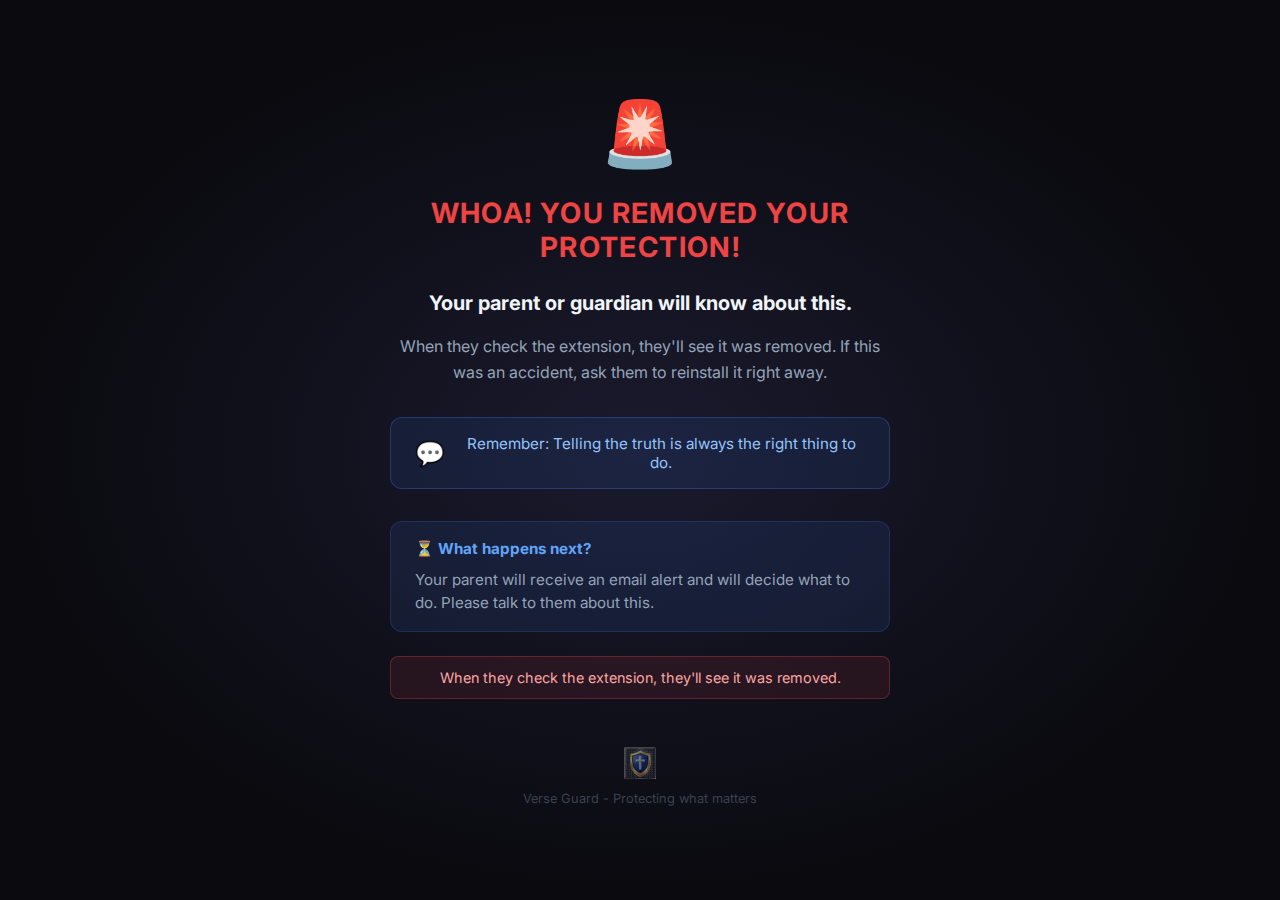
<file: parent-alert.html>
<!DOCTYPE html>
<html lang="en">

<head>
    <meta charset="UTF-8">
    <meta name="viewport" content="width=device-width, initial-scale=1.0">
    <title>Verse Guard - Protection Removed</title>
    <meta name="robots" content="noindex, nofollow">
    <link rel="icon" type="image/png" href="assets/icon_128.png">
    <link rel="preconnect" href="https://fonts.googleapis.com">
    <link rel="preconnect" href="https://fonts.gstatic.com" crossorigin>
    <link href="https://fonts.googleapis.com/css2?family=Inter:wght@400;500;600;700&display=swap" rel="stylesheet">
    <style>
        * {
            margin: 0;
            padding: 0;
            box-sizing: border-box;
        }

        body {
            min-height: 100vh;
            background: #0a0a0f;
            background: radial-gradient(ellipse at center, #1a1a2e 0%, #0a0a0f 70%);
            font-family: 'Inter', -apple-system, BlinkMacSystemFont, sans-serif;
            color: #e2e8f0;
            display: flex;
            flex-direction: column;
            align-items: center;
            justify-content: center;
            padding: 24px;
            text-align: center;
        }

        .alert-container {
            max-width: 500px;
            width: 100%;
        }

        .alert-icon {
            font-size: 4rem;
            margin-bottom: 24px;
            animation: pulse 2s infinite;
        }

        @keyframes pulse {

            0%,
            100% {
                transform: scale(1);
            }

            50% {
                transform: scale(1.1);
            }
        }

        h1 {
            font-size: 1.75rem;
            font-weight: 700;
            color: #ef4444;
            margin-bottom: 24px;
            letter-spacing: 0.05em;
        }

        .alert-message-main {
            font-size: 1.25rem;
            color: #f1f5f9;
            margin-bottom: 16px;
            line-height: 1.5;
        }

        .alert-message-secondary {
            font-size: 1rem;
            color: #94a3b8;
            margin-bottom: 32px;
            line-height: 1.6;
        }

        .reminder-box {
            display: flex;
            align-items: center;
            justify-content: center;
            gap: 12px;
            padding: 16px 24px;
            background: rgba(59, 130, 246, 0.1);
            border: 1px solid rgba(59, 130, 246, 0.3);
            border-radius: 12px;
            margin-bottom: 32px;
        }

        .reminder-icon {
            font-size: 1.5rem;
        }

        .reminder-text {
            font-size: 0.95rem;
            color: #93c5fd;
        }

        /* Parent Action Notice */
        .parent-action-notice {
            margin-top: 24px;
            padding: 16px 24px;
            background: rgba(59, 130, 246, 0.1);
            border: 1px solid rgba(59, 130, 246, 0.2);
            border-radius: 12px;
            text-align: left;
        }

        .parent-action-notice p {
            margin: 0;
            color: #94a3b8;
            font-size: 0.95rem;
            line-height: 1.5;
        }

        .parent-action-notice p:first-child {
            color: #60a5fa;
            margin-bottom: 8px;
        }

        /* Notification Status */
        .notification-status {
            margin-top: 24px;
            padding: 12px 20px;
            background: rgba(239, 68, 68, 0.1);
            border: 1px solid rgba(239, 68, 68, 0.3);
            border-radius: 8px;
            font-size: 0.9rem;
            color: #fca5a5;
        }

        .notification-status.sent {
            background: rgba(239, 68, 68, 0.15);
            border-color: rgba(239, 68, 68, 0.4);
            color: #ef4444;
        }

        /* Footer */
        .footer {
            margin-top: 48px;
            opacity: 0.5;
        }

        .footer img {
            width: 32px;
            height: 32px;
            margin-bottom: 8px;
        }

        .footer-text {
            font-size: 0.8rem;
            color: #64748b;
        }

        /* Mobile Responsive */
        @media (max-width: 480px) {
            h1 {
                font-size: 1.5rem;
            }

            .alert-message-main {
                font-size: 1.1rem;
            }
        }
    </style>
</head>

<body>
    <div class="alert-container">
        <div class="alert-icon">🚨</div>

        <h1>WHOA! YOU REMOVED YOUR PROTECTION!</h1>

        <p class="alert-message-main">
            <strong>Your parent or guardian has been notified.</strong>
        </p>

        <p class="alert-message-secondary">
            An alert has been sent to let them know the extension was removed.
            If this was an accident, ask them to reinstall it right away.
        </p>

        <div class="reminder-box">
            <span class="reminder-icon">💬</span>
            <span class="reminder-text">Remember: Telling the truth is always the right thing to do.</span>
        </div>

        <div class="parent-action-notice">
            <p>⏳ <strong>What happens next?</strong></p>
            <p>Your parent will receive an email alert and will decide what to do. Please talk to them about this.</p>
        </div>

        <div class="notification-status sent" id="notification-status">
            📧 Your parent has been notified about this removal.
        </div>

        <div class="footer">
            <img src="assets/icon_48.png" alt="Verse Guard" onerror="this.style.display='none'">
            <p class="footer-text">Verse Guard - Protecting what matters</p>
        </div>
    </div>

    <script>
        // =================================================================
        // DEAD MAN'S SWITCH - Notify Parent on Uninstall
        // =================================================================
        // This script runs when the child uninstalls Verse Guard in Student Mode.
        // It uses navigator.sendBeacon() for reliability - even if the tab is
        // closed immediately, the notification will still be sent.

        (function () {
            const params = new URLSearchParams(window.location.search);
            const childId = params.get('child');

            if (childId) {
                // Use sendBeacon for maximum reliability
                // Unlike fetch(), sendBeacon() completes even if the page is closed
                const payload = JSON.stringify({ childId: childId });
                const endpoint = 'https://us-central1-verse-guard.cloudfunctions.net/notifyUninstall';

                try {
                    // sendBeacon is the most reliable for "unload" scenarios
                    const success = navigator.sendBeacon(endpoint, payload);

                    if (success) {
                        console.log('[Parent Alert] Notification beacon sent for:', childId);
                    } else {
                        // Fallback to fetch if sendBeacon fails
                        console.warn('[Parent Alert] sendBeacon failed, trying fetch...');
                        fetch(endpoint, {
                            method: 'POST',
                            headers: { 'Content-Type': 'application/json' },
                            body: payload,
                            keepalive: true // Helps ensure request completes even if page unloads
                        }).catch(e => console.error('[Parent Alert] Fetch fallback failed:', e));
                    }
                } catch (e) {
                    console.error('[Parent Alert] Failed to send notification:', e);
                }
            } else {
                // No childId - parent wasn't registered for notifications
                // Update the UI to reflect this
                const statusEl = document.getElementById('notification-status');
                if (statusEl) {
                    statusEl.textContent = 'When they check the extension, they\'ll see it was removed.';
                    statusEl.classList.remove('sent');
                }

                // Also update the main message
                const mainMsg = document.querySelector('.alert-message-main');
                if (mainMsg) {
                    mainMsg.innerHTML = '<strong>Your parent or guardian will know about this.</strong>';
                }

                const secondaryMsg = document.querySelector('.alert-message-secondary');
                if (secondaryMsg) {
                    secondaryMsg.textContent = 'When they check the extension, they\'ll see it was removed. If this was an accident, ask them to reinstall it right away.';
                }
            }
        })();
    </script>
</body>

</html>
</file>
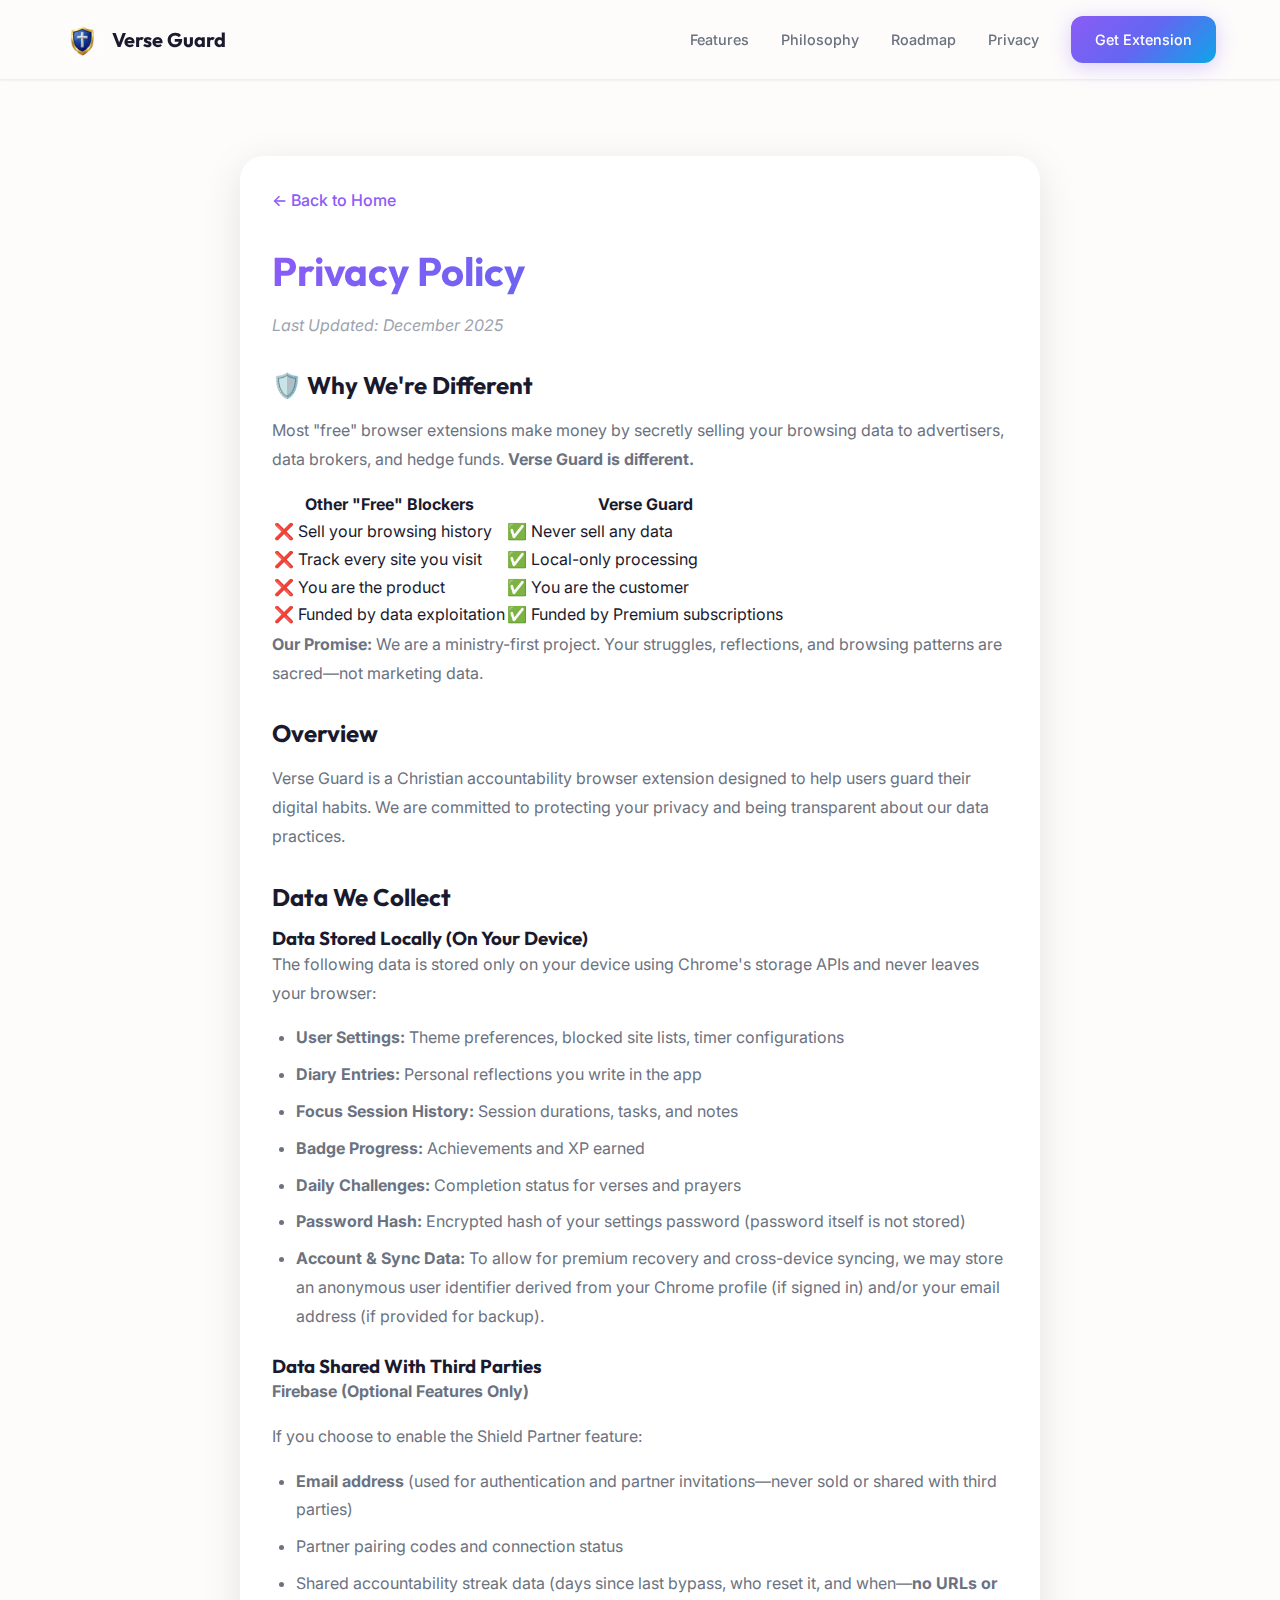
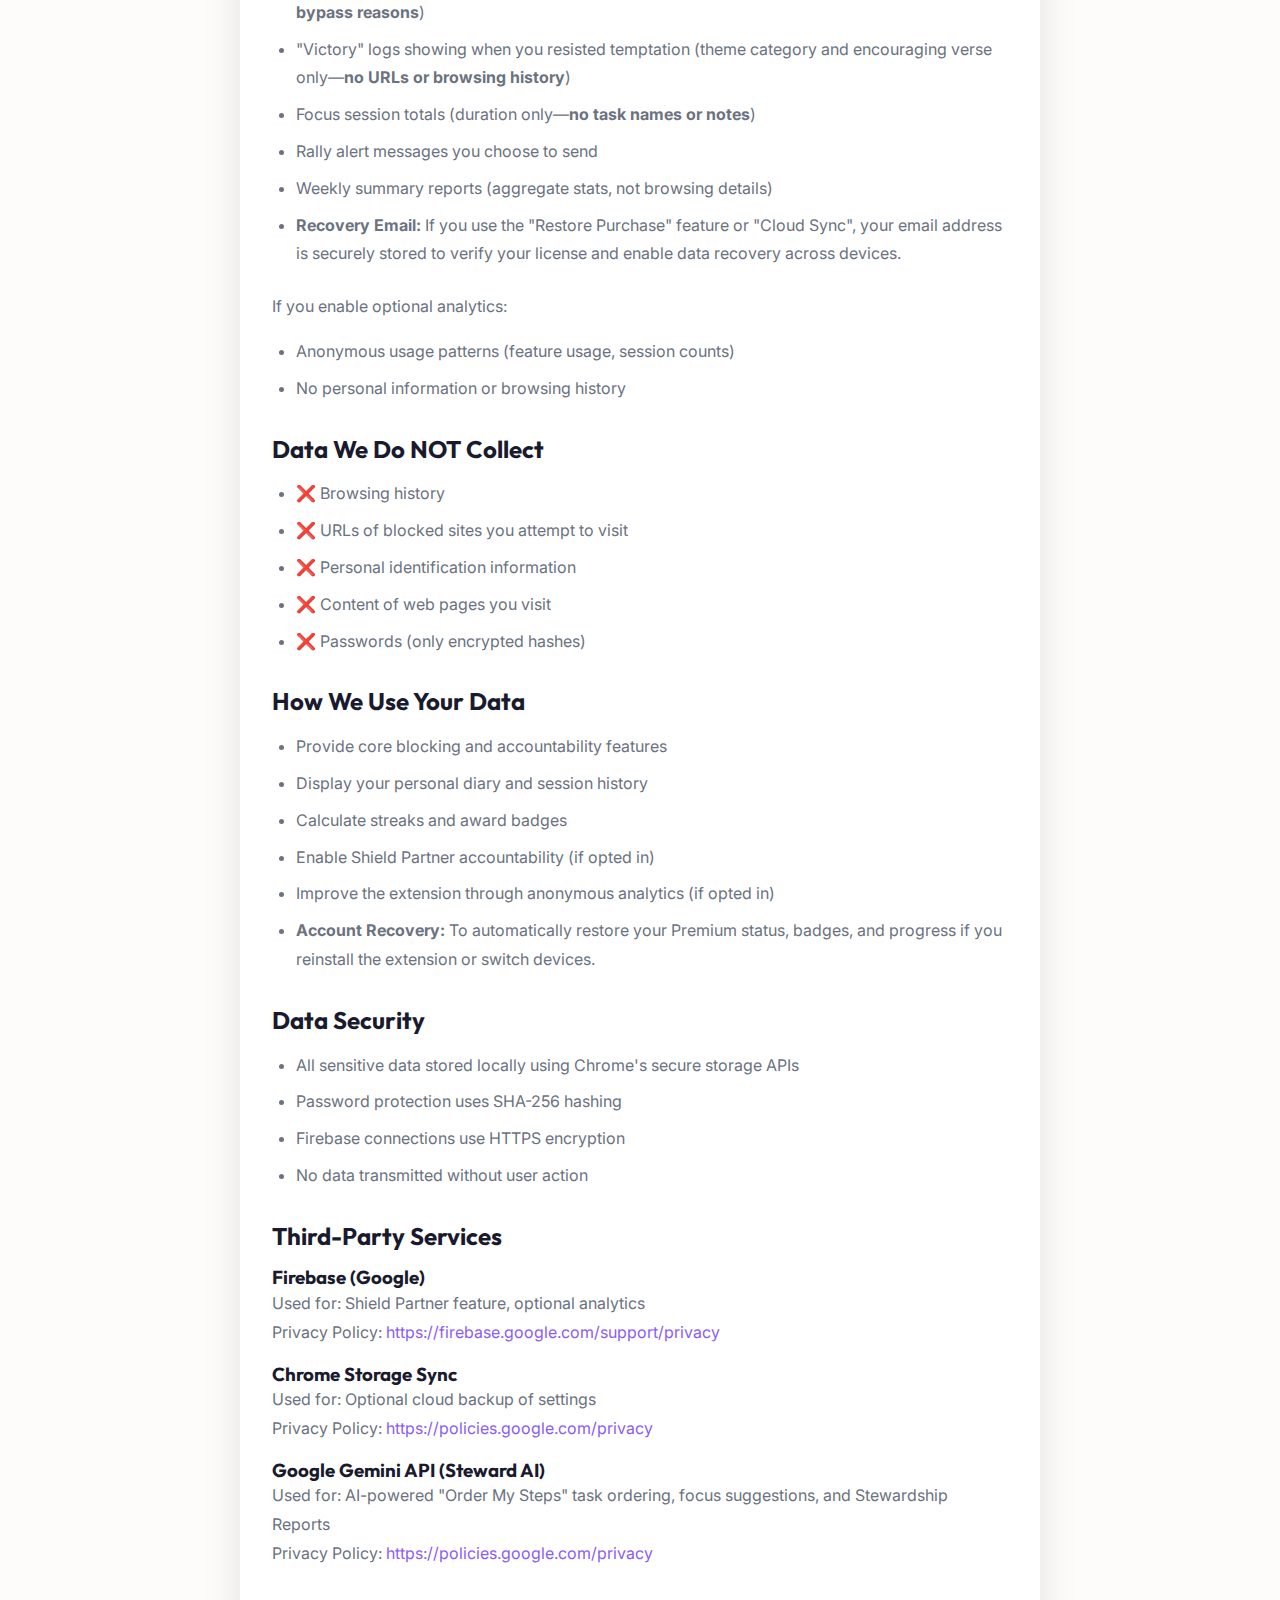
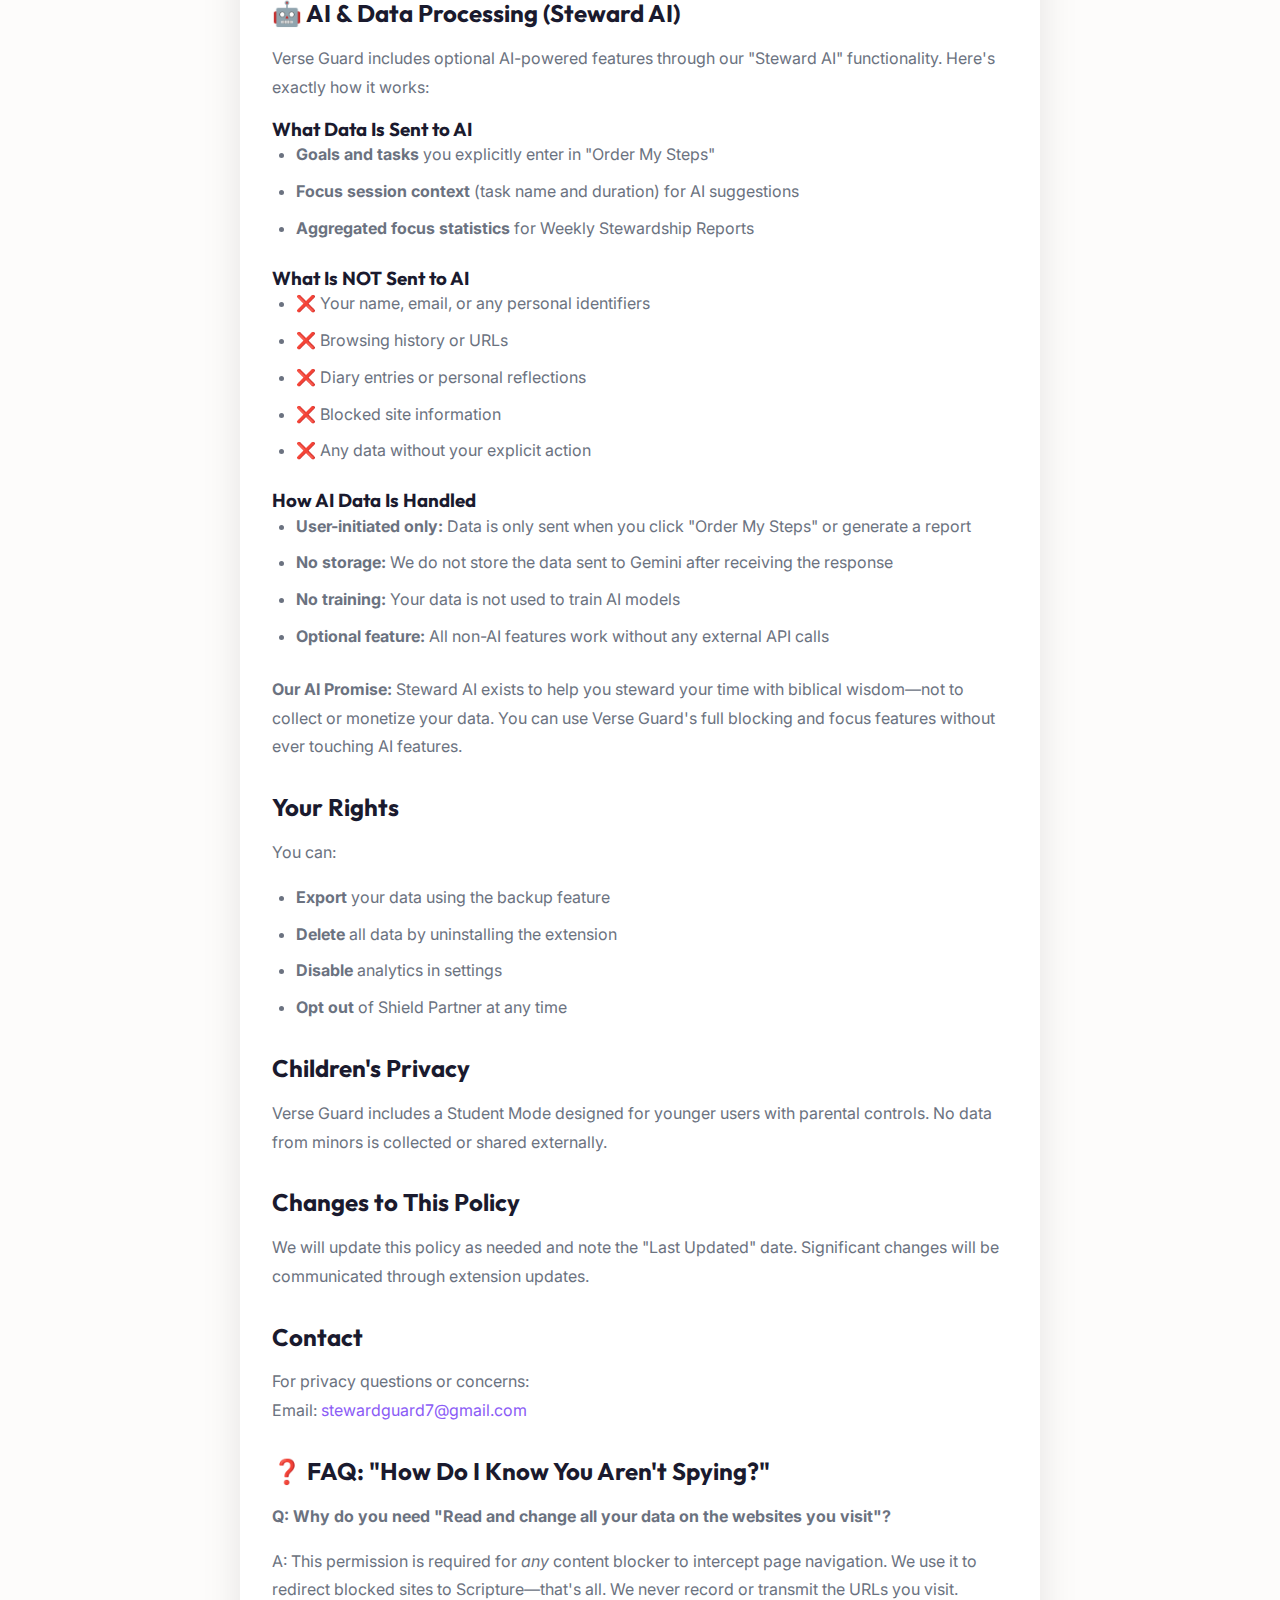
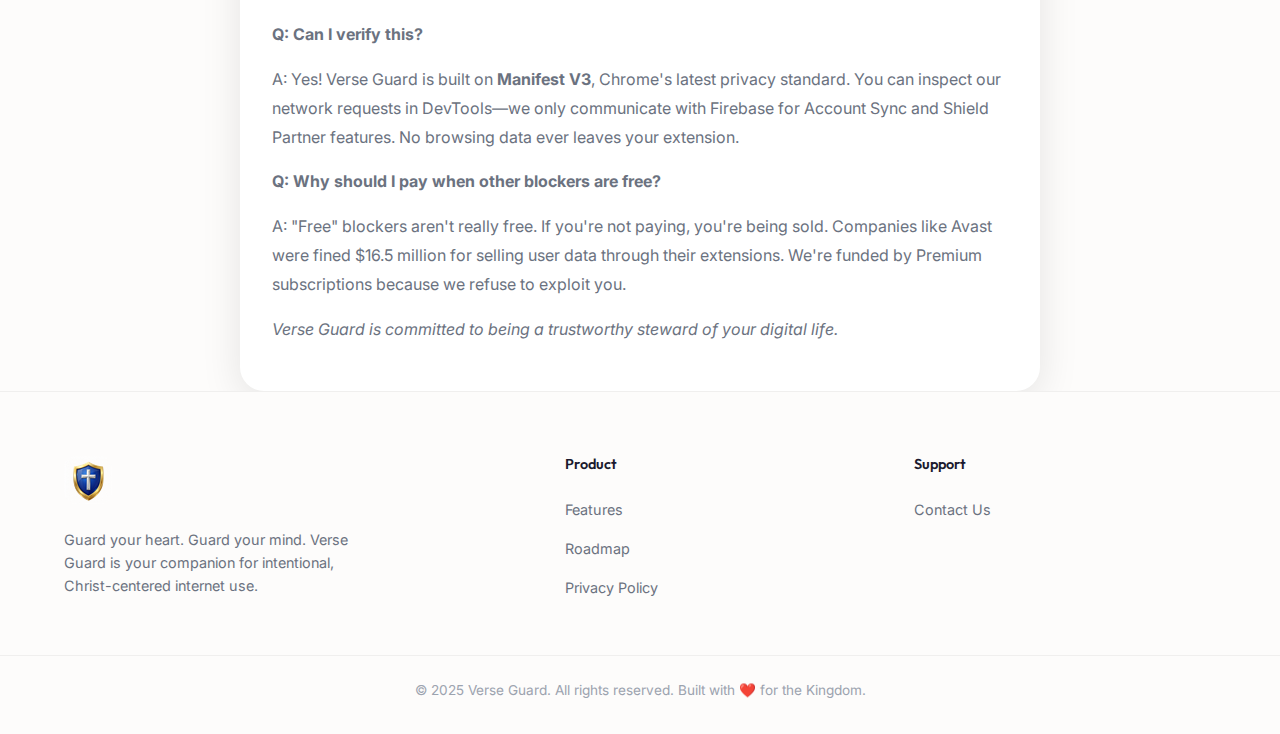
<file: privacy.html>
<!DOCTYPE html>
<html lang="en">

<head>
    <meta charset="UTF-8">
    <meta name="viewport" content="width=device-width, initial-scale=1.0">
    <title>Privacy Policy - Verse Guard</title>
    <meta name="description"
        content="Verse Guard Privacy Policy - Learn how we protect your data and respect your privacy.">
    <link rel="icon" type="image/png" href="assets/icon_128.png">
    <link rel="stylesheet" href="styles.css">
    <link rel="preconnect" href="https://fonts.googleapis.com">
    <link rel="preconnect" href="https://fonts.gstatic.com" crossorigin>
    <link
        href="https://fonts.googleapis.com/css2?family=Cinzel:wght@600;700;800&family=Inter:wght@400;500;600;700&family=Outfit:wght@600;700;800&display=swap"
        rel="stylesheet">
</head>

<body>
    <!-- Navigation -->
    <nav class="navbar scrolled">
        <div class="container nav-container">
            <a href="index.html" class="logo">
                <img src="assets/icon_48.png" alt="Verse Guard" class="logo-icon">
                <span>Verse Guard</span>
            </a>
            <div class="nav-links">
                <a href="index.html#features">Features</a>
                <a href="index.html#philosophy">Philosophy</a>
                <a href="index.html#roadmap">Roadmap</a>
                <a href="privacy.html">Privacy</a>
                <a href="index.html#download" class="btn btn-primary">Get Extension</a>
            </div>
            <div class="nav-toggle">
                <span></span>
                <span></span>
                <span></span>
            </div>
        </div>
    </nav>

    <!-- Privacy Content -->
    <div class="privacy-page">
        <div class="container">
            <div class="privacy-content">
                <a href="index.html" class="privacy-back">
                    ← Back to Home
                </a>

                <h1>Privacy Policy</h1>
                <p style="color: var(--color-text-light); margin-bottom: var(--space-8);"><em>Last Updated: December
                        2025</em></p>

                <!-- Why We're Different Section -->
                <div class="privacy-highlight">
                    <h2>🛡️ Why We're Different</h2>
                    <p>Most "free" browser extensions make money by secretly selling your browsing data to advertisers,
                        data brokers, and hedge funds. <strong>Verse Guard is different.</strong></p>

                    <div class="privacy-comparison">
                        <table>
                            <thead>
                                <tr>
                                    <th>Other "Free" Blockers</th>
                                    <th>Verse Guard</th>
                                </tr>
                            </thead>
                            <tbody>
                                <tr>
                                    <td>❌ Sell your browsing history</td>
                                    <td>✅ Never sell any data</td>
                                </tr>
                                <tr>
                                    <td>❌ Track every site you visit</td>
                                    <td>✅ Local-only processing</td>
                                </tr>
                                <tr>
                                    <td>❌ You are the product</td>
                                    <td>✅ You are the customer</td>
                                </tr>
                                <tr>
                                    <td>❌ Funded by data exploitation</td>
                                    <td>✅ Funded by Premium subscriptions</td>
                                </tr>
                            </tbody>
                        </table>
                    </div>

                    <p class="privacy-promise"><strong>Our Promise:</strong> We are a ministry-first project. Your
                        struggles, reflections, and browsing patterns are sacred—not marketing data.</p>
                </div>

                <h2>Overview</h2>
                <p>Verse Guard is a Christian accountability browser extension designed to help users guard their
                    digital habits. We are committed to protecting your privacy and being transparent about our data
                    practices.</p>

                <h2>Data We Collect</h2>

                <h3>Data Stored Locally (On Your Device)</h3>
                <p>The following data is stored only on your device using Chrome's storage APIs and never leaves your
                    browser:</p>
                <ul>
                    <li><strong>User Settings:</strong> Theme preferences, blocked site lists, timer configurations</li>
                    <li><strong>Diary Entries:</strong> Personal reflections you write in the app</li>
                    <li><strong>Focus Session History:</strong> Session durations, tasks, and notes</li>
                    <li><strong>Badge Progress:</strong> Achievements and XP earned</li>
                    <li><strong>Daily Challenges:</strong> Completion status for verses and prayers</li>
                    <li><strong>Password Hash:</strong> Encrypted hash of your settings password (password itself is not
                        stored)</li>
                    <li><strong>Account & Sync Data:</strong> To allow for premium recovery and cross-device syncing, we
                        may store an anonymous user identifier derived from your Chrome profile (if signed in) and/or
                        your email address (if provided for backup).</li>
                </ul>

                <h3>Data Shared With Third Parties</h3>
                <p><strong>Firebase (Optional Features Only)</strong></p>
                <p>If you choose to enable the Shield Partner feature:</p>
                <ul>
                    <li><strong>Email address</strong> (used for authentication and partner invitations—never sold or
                        shared with third parties)</li>
                    <li>Partner pairing codes and connection status</li>
                    <li>Shared accountability streak data (days since last bypass, who reset it, and when—<strong>no
                            URLs or bypass reasons</strong>)</li>
                    <li>"Victory" logs showing when you resisted temptation (theme category and encouraging verse
                        only—<strong>no URLs or browsing history</strong>)</li>
                    <li>Focus session totals (duration only—<strong>no task names or notes</strong>)</li>
                    <li>Rally alert messages you choose to send</li>
                    <li>Weekly summary reports (aggregate stats, not browsing details)</li>
                    <li><strong>Recovery Email:</strong> If you use the "Restore Purchase" feature or "Cloud Sync", your
                        email address is securely stored to verify your license and enable data recovery across devices.
                    </li>
                </ul>
                <p>If you enable optional analytics:</p>
                <ul>
                    <li>Anonymous usage patterns (feature usage, session counts)</li>
                    <li>No personal information or browsing history</li>
                </ul>

                <h2>Data We Do NOT Collect</h2>
                <div class="privacy-not-collected">
                    <ul>
                        <li>❌ Browsing history</li>
                        <li>❌ URLs of blocked sites you attempt to visit</li>
                        <li>❌ Personal identification information</li>
                        <li>❌ Content of web pages you visit</li>
                        <li>❌ Passwords (only encrypted hashes)</li>
                    </ul>
                </div>

                <h2>How We Use Your Data</h2>
                <ul>
                    <li>Provide core blocking and accountability features</li>
                    <li>Display your personal diary and session history</li>
                    <li>Calculate streaks and award badges</li>
                    <li>Enable Shield Partner accountability (if opted in)</li>
                    <li>Improve the extension through anonymous analytics (if opted in)</li>
                    <li><strong>Account Recovery:</strong> To automatically restore your Premium status, badges, and
                        progress if you reinstall the extension or switch devices.</li>
                </ul>

                <h2>Data Security</h2>
                <ul>
                    <li>All sensitive data stored locally using Chrome's secure storage APIs</li>
                    <li>Password protection uses SHA-256 hashing</li>
                    <li>Firebase connections use HTTPS encryption</li>
                    <li>No data transmitted without user action</li>
                </ul>

                <h2>Third-Party Services</h2>

                <h3>Firebase (Google)</h3>
                <p>Used for: Shield Partner feature, optional analytics<br>
                    Privacy Policy: <a href="https://firebase.google.com/support/privacy" target="_blank"
                        rel="noopener">https://firebase.google.com/support/privacy</a></p>

                <h3>Chrome Storage Sync</h3>
                <p>Used for: Optional cloud backup of settings<br>
                    Privacy Policy: <a href="https://policies.google.com/privacy" target="_blank"
                        rel="noopener">https://policies.google.com/privacy</a></p>

                <h3>Google Gemini API (Steward AI)</h3>
                <p>Used for: AI-powered "Order My Steps" task ordering, focus suggestions, and Stewardship Reports<br>
                    Privacy Policy: <a href="https://policies.google.com/privacy" target="_blank"
                        rel="noopener">https://policies.google.com/privacy</a></p>

                <h2>🤖 AI & Data Processing (Steward AI)</h2>
                <p>Verse Guard includes optional AI-powered features through our "Steward AI" functionality. Here's
                    exactly how it works:</p>

                <h3>What Data Is Sent to AI</h3>
                <ul>
                    <li><strong>Goals and tasks</strong> you explicitly enter in "Order My Steps"</li>
                    <li><strong>Focus session context</strong> (task name and duration) for AI suggestions</li>
                    <li><strong>Aggregated focus statistics</strong> for Weekly Stewardship Reports</li>
                </ul>

                <h3>What Is NOT Sent to AI</h3>
                <div class="privacy-not-collected">
                    <ul>
                        <li>❌ Your name, email, or any personal identifiers</li>
                        <li>❌ Browsing history or URLs</li>
                        <li>❌ Diary entries or personal reflections</li>
                        <li>❌ Blocked site information</li>
                        <li>❌ Any data without your explicit action</li>
                    </ul>
                </div>

                <h3>How AI Data Is Handled</h3>
                <ul>
                    <li><strong>User-initiated only:</strong> Data is only sent when you click "Order My Steps" or
                        generate a report</li>
                    <li><strong>No storage:</strong> We do not store the data sent to Gemini after receiving the
                        response</li>
                    <li><strong>No training:</strong> Your data is not used to train AI models</li>
                    <li><strong>Optional feature:</strong> All non-AI features work without any external API calls</li>
                </ul>

                <p class="privacy-promise"><strong>Our AI Promise:</strong> Steward AI exists to help you steward your
                    time with biblical wisdom—not to collect or monetize your data. You can use Verse Guard's full
                    blocking and focus features without ever touching AI features.</p>

                <h2>Your Rights</h2>
                <p>You can:</p>
                <ul>
                    <li><strong>Export</strong> your data using the backup feature</li>
                    <li><strong>Delete</strong> all data by uninstalling the extension</li>
                    <li><strong>Disable</strong> analytics in settings</li>
                    <li><strong>Opt out</strong> of Shield Partner at any time</li>
                </ul>

                <h2>Children's Privacy</h2>
                <p>Verse Guard includes a Student Mode designed for younger users with parental controls. No data from
                    minors is collected or shared externally.</p>

                <h2>Changes to This Policy</h2>
                <p>We will update this policy as needed and note the "Last Updated" date. Significant changes will be
                    communicated through extension updates.</p>

                <h2>Contact</h2>
                <p>For privacy questions or concerns:<br>
                    Email: <a href="mailto:stewardguard7@gmail.com">stewardguard7@gmail.com</a></p>

                <!-- FAQ Section -->
                <div class="privacy-faq">
                    <h2>❓ FAQ: "How Do I Know You Aren't Spying?"</h2>

                    <div class="faq-item">
                        <p><strong>Q: Why do you need "Read and change all your data on the websites you
                                visit"?</strong></p>
                        <p>A: This permission is required for <em>any</em> content blocker to intercept page navigation.
                            We use it to redirect blocked sites to Scripture—that's all. We never record or transmit the
                            URLs you visit.</p>
                    </div>

                    <div class="faq-item">
                        <p><strong>Q: Can I verify this?</strong></p>
                        <p>A: Yes! Verse Guard is built on <strong>Manifest V3</strong>, Chrome's latest privacy
                            standard. You can inspect our network requests in DevTools—we only communicate with Firebase
                            for Account Sync and Shield Partner features. No browsing data ever leaves your extension.
                        </p>
                    </div>

                    <div class="faq-item">
                        <p><strong>Q: Why should I pay when other blockers are free?</strong></p>
                        <p>A: "Free" blockers aren't really free. If you're not paying, you're being sold. Companies
                            like Avast were fined $16.5 million for selling user data through their extensions. We're
                            funded by Premium subscriptions because we refuse to exploit you.</p>
                    </div>
                </div>

                <p class="privacy-footer-note">
                    <em>Verse Guard is committed to being a trustworthy steward of your digital life.</em>
                </p>
            </div>
        </div>
    </div>

    <!-- Footer -->
    <footer class="footer">
        <div class="container footer-container">
            <div class="footer-brand">
                <img src="assets/icon_48.png" alt="Verse Guard" class="footer-logo">
                <p>Guard your heart. Guard your mind. Verse Guard is your companion for intentional, Christ-centered
                    internet use.</p>
            </div>
            <div class="footer-column">
                <h4>Product</h4>
                <a href="index.html#features">Features</a>
                <a href="index.html#roadmap">Roadmap</a>
                <a href="privacy.html">Privacy Policy</a>
            </div>
            <div class="footer-column">
                <h4>Support</h4>
                <a href="mailto:stewardguard7@gmail.com">Contact Us</a>
            </div>
        </div>
        <div class="footer-bottom">
            <p>© 2025 Verse Guard. All rights reserved. Built with ❤️ for the Kingdom.</p>
        </div>
    </footer>

    <script>
        // Navbar scroll effect (already scrolled by default on this page)
        window.addEventListener('scroll', () => {
            const navbar = document.querySelector('.navbar');
            if (window.scrollY > 50) {
                navbar.classList.add('scrolled');
            } else {
                navbar.classList.remove('scrolled');
            }
        });
    </script>
</body>

</html>
</file>
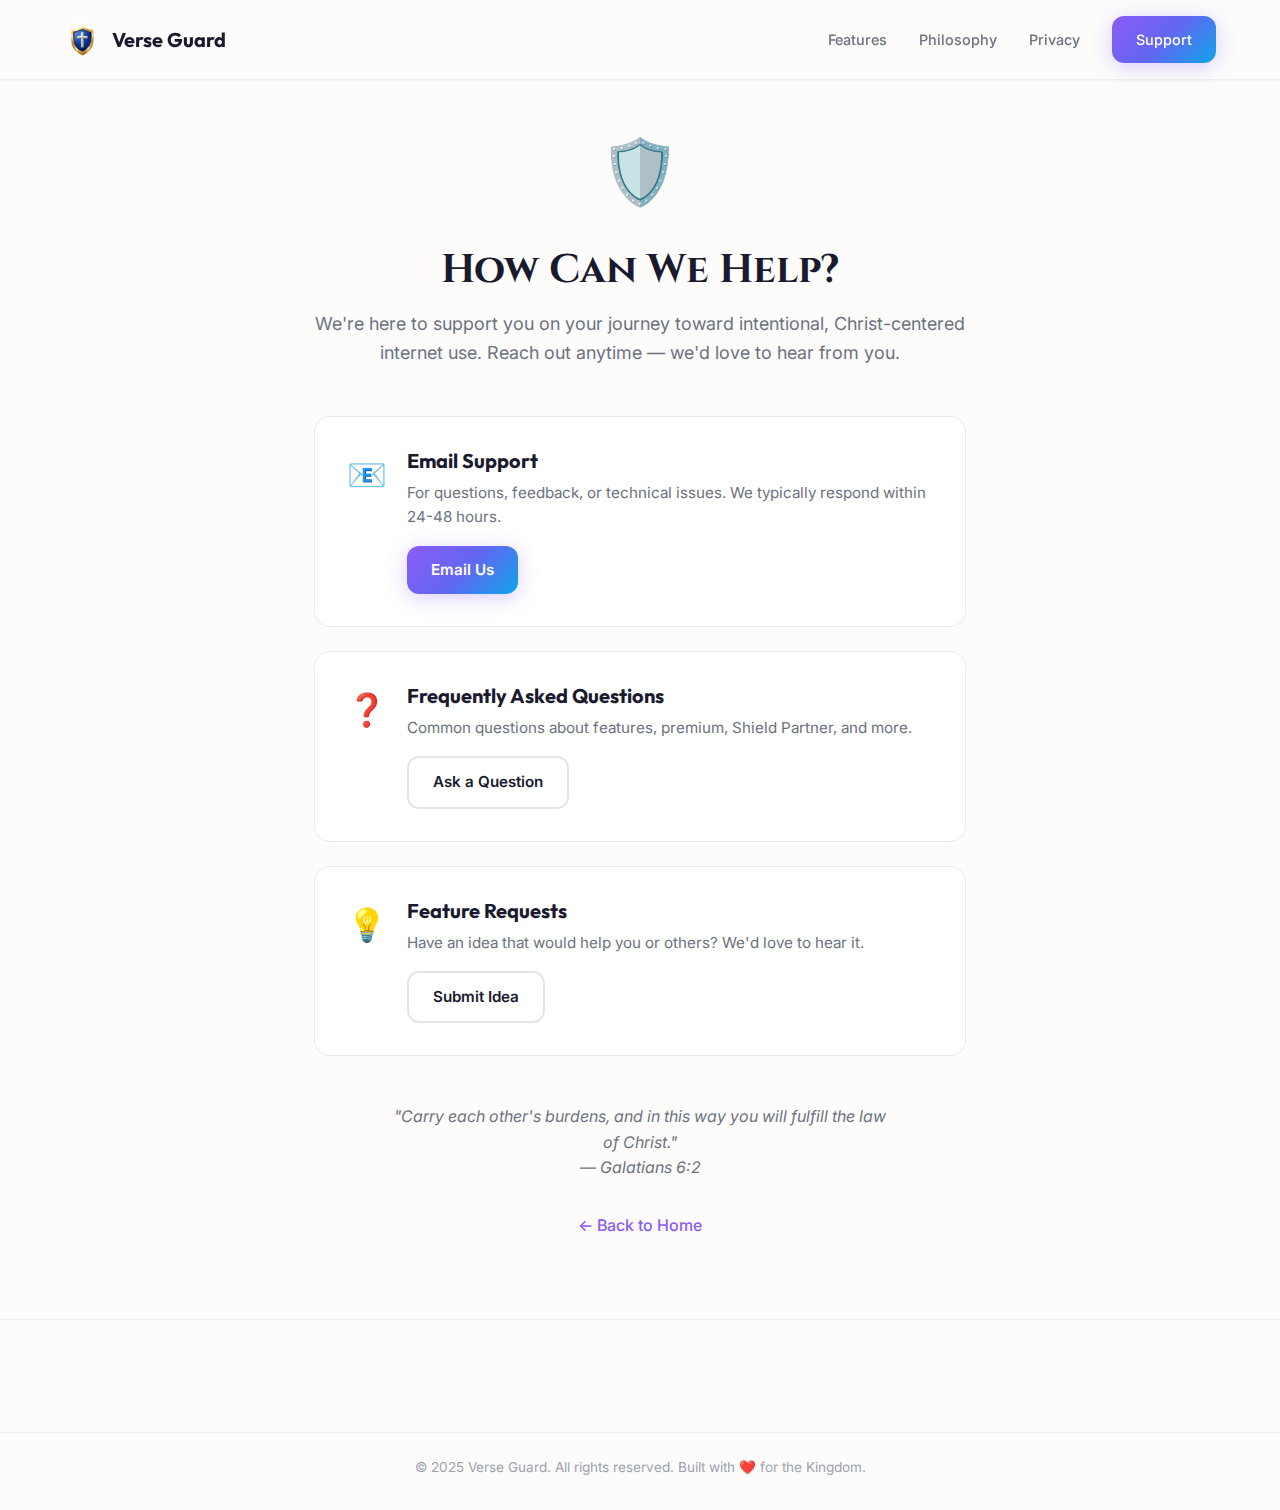
<file: support.html>
<!DOCTYPE html>
<html lang="en">

<head>
    <meta charset="UTF-8">
    <meta name="viewport" content="width=device-width, initial-scale=1.0">
    <title>Support - Verse Guard</title>
    <meta name="description"
        content="Get help with Verse Guard. Contact our support team for assistance with your faith-based digital wellness companion.">

    <!-- SEO Meta Tags -->
    <meta name="robots" content="index, follow">
    <link rel="canonical" href="https://verseguard.app/support.html">

    <!-- Favicons -->
    <link rel="icon" href="/favicon.ico" sizes="48x48">
    <link rel="icon" type="image/png" sizes="48x48" href="assets/icon_48.png">
    <link rel="apple-touch-icon" sizes="128x128" href="assets/icon_128.png">

    <link rel="stylesheet" href="styles.css">
    <link rel="preconnect" href="https://fonts.googleapis.com">
    <link rel="preconnect" href="https://fonts.gstatic.com" crossorigin>
    <link
        href="https://fonts.googleapis.com/css2?family=Cinzel:wght@600;700;800&family=Inter:wght@400;500;600;700&family=Outfit:wght@600;700;800&display=swap"
        rel="stylesheet">

    <style>
        .support-page {
            min-height: 100vh;
            padding-top: 120px;
            padding-bottom: 80px;
        }

        .support-container {
            max-width: 700px;
            margin: 0 auto;
            text-align: center;
        }

        .support-icon {
            font-size: 4rem;
            margin-bottom: 1.5rem;
        }

        .support-title {
            font-family: 'Cinzel', serif;
            font-size: 2.5rem;
            margin-bottom: 1rem;
        }

        .support-subtitle {
            color: var(--color-text-muted);
            font-size: 1.125rem;
            margin-bottom: 3rem;
            line-height: 1.6;
        }

        .support-options {
            display: grid;
            gap: 1.5rem;
            margin-bottom: 3rem;
        }

        .support-card {
            background: var(--color-bg-card);
            border: 1px solid rgba(0, 0, 0, 0.08);
            border-radius: var(--radius-xl);
            padding: 2rem;
            text-align: left;
            display: flex;
            align-items: flex-start;
            gap: 1.25rem;
            transition: all var(--transition-base);
        }

        .support-card:hover {
            transform: translateY(-2px);
            box-shadow: var(--shadow-md);
        }

        .support-card-icon {
            font-size: 2rem;
            flex-shrink: 0;
        }

        .support-card h3 {
            font-size: 1.25rem;
            margin-bottom: 0.5rem;
        }

        .support-card p {
            color: var(--color-text-muted);
            margin-bottom: 1rem;
            font-size: 0.95rem;
        }

        .support-card a.btn {
            display: inline-flex;
        }

        .support-verse {
            font-style: italic;
            color: var(--color-text-muted);
            max-width: 500px;
            margin: 2rem auto 0;
        }

        .back-link {
            display: inline-flex;
            align-items: center;
            gap: 0.5rem;
            color: var(--color-primary);
            font-weight: 500;
            margin-top: 2rem;
        }

        .back-link:hover {
            text-decoration: underline;
        }
    </style>
</head>

<body>
    <!-- Navigation -->
    <nav class="navbar scrolled">
        <div class="container nav-container">
            <a href="/" class="logo">
                <img src="assets/icon_48.png" alt="Verse Guard" class="logo-icon">
                <span>Verse Guard</span>
            </a>
            <div class="nav-links nav-links-desktop">
                <a href="/#features">Features</a>
                <a href="/#philosophy">Philosophy</a>
                <a href="privacy.html">Privacy</a>
                <a href="support.html" class="btn btn-primary">Support</a>
            </div>
        </div>
    </nav>

    <section class="support-page">
        <div class="container support-container">
            <div class="support-icon">🛡️</div>
            <h1 class="support-title">How Can We Help?</h1>
            <p class="support-subtitle">
                We're here to support you on your journey toward intentional, Christ-centered internet use.
                Reach out anytime — we'd love to hear from you.
            </p>

            <div class="support-options">
                <div class="support-card">
                    <span class="support-card-icon">📧</span>
                    <div>
                        <h3>Email Support</h3>
                        <p>For questions, feedback, or technical issues. We typically respond within 24-48 hours.</p>
                        <a href="mailto:team.verseguard.app@gmail.com" class="btn btn-primary">
                            Email Us
                        </a>
                    </div>
                </div>

                <div class="support-card">
                    <span class="support-card-icon">❓</span>
                    <div>
                        <h3>Frequently Asked Questions</h3>
                        <p>Common questions about features, premium, Shield Partner, and more.</p>
                        <a href="mailto:team.verseguard.app@gmail.com?subject=FAQ Question" class="btn btn-secondary">
                            Ask a Question
                        </a>
                    </div>
                </div>

                <div class="support-card">
                    <span class="support-card-icon">💡</span>
                    <div>
                        <h3>Feature Requests</h3>
                        <p>Have an idea that would help you or others? We'd love to hear it.</p>
                        <a href="mailto:team.verseguard.app@gmail.com?subject=Feature Request"
                            class="btn btn-secondary">
                            Submit Idea
                        </a>
                    </div>
                </div>
            </div>

            <p class="support-verse">
                "Carry each other's burdens, and in this way you will fulfill the law of Christ."<br>
                — Galatians 6:2
            </p>

            <a href="/" class="back-link">← Back to Home</a>
        </div>
    </section>

    <!-- Footer -->
    <footer class="footer">
        <div class="footer-bottom">
            <p>© 2025 Verse Guard. All rights reserved. Built with ❤️ for the Kingdom.</p>
        </div>
    </footer>
</body>

</html>
</file>
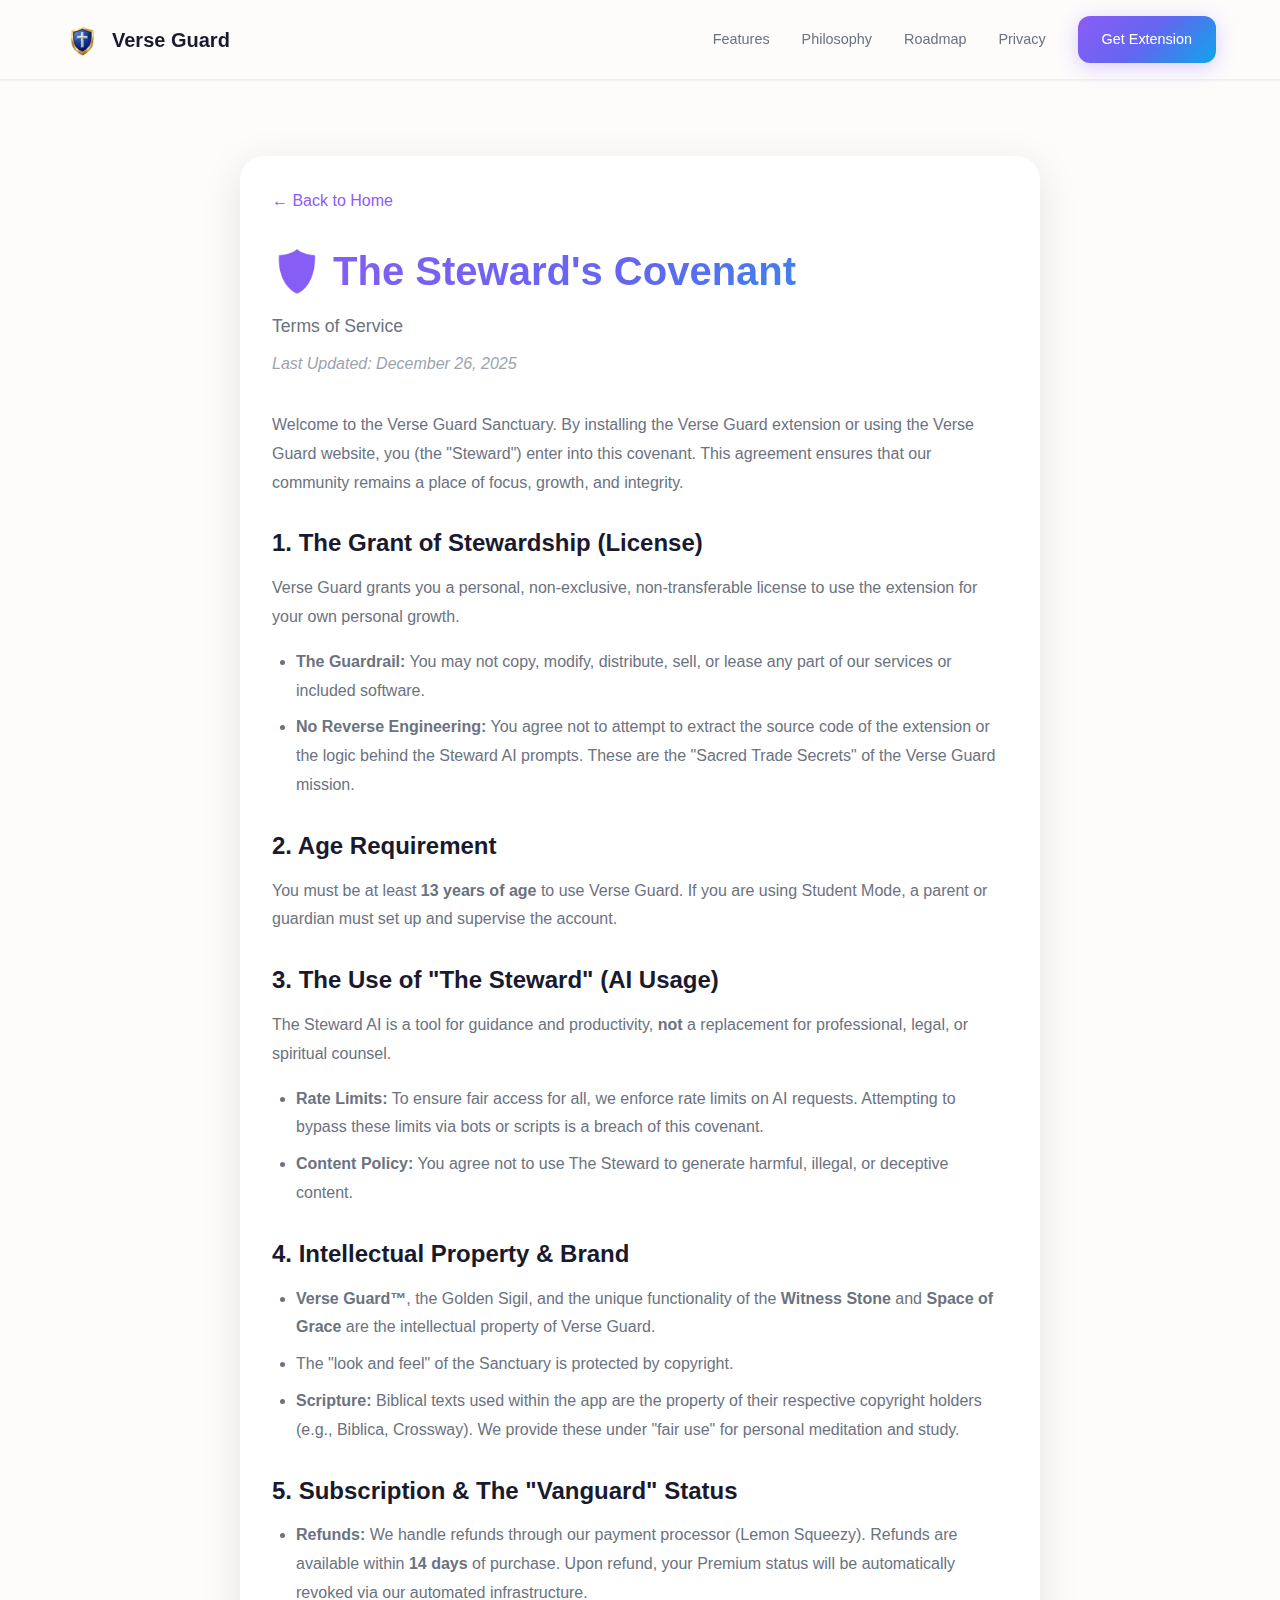
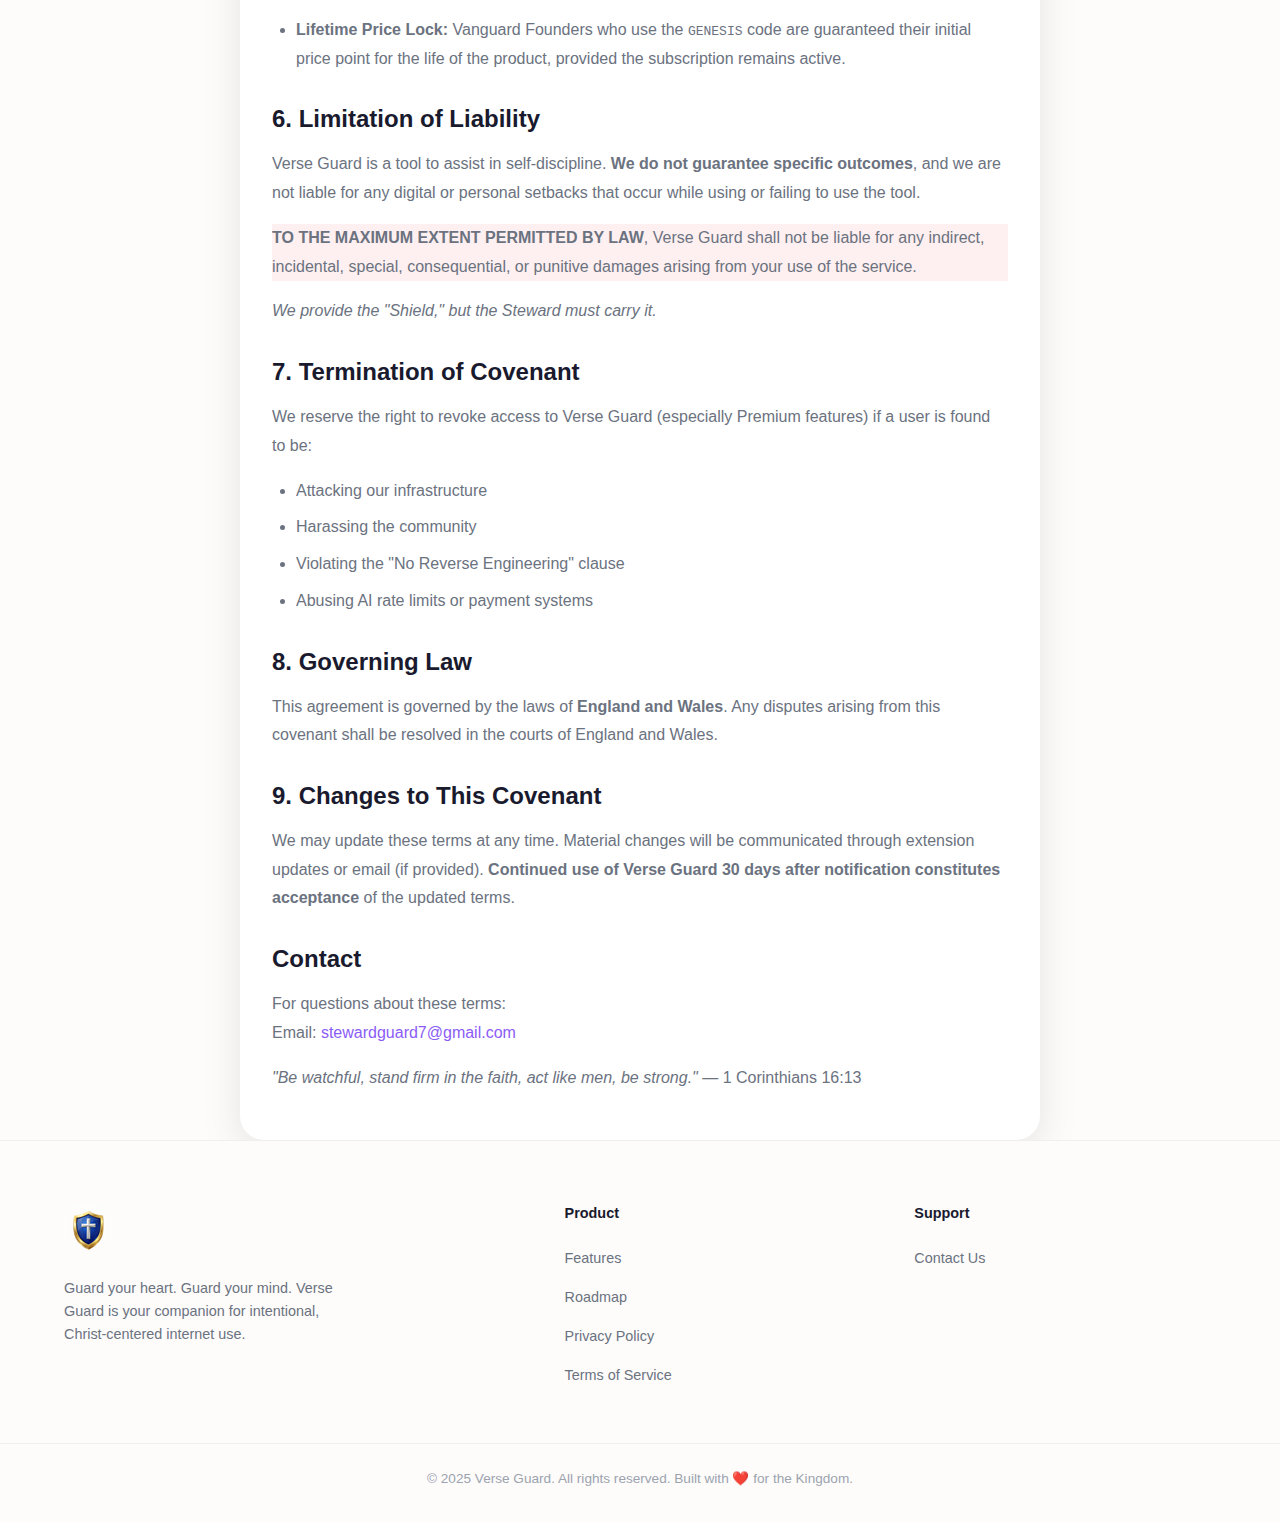
<file: terms.html>
<!DOCTYPE html>
<html lang="en">

<head>
    <meta charset="UTF-8">
    <meta name="viewport" content="width=device-width, initial-scale=1.0">
    <title>Terms of Service - Verse Guard</title>
    <!-- Security Headers -->
    <meta http-equiv="Content-Security-Policy"
        content="default-src 'self'; script-src 'self' 'unsafe-inline'; style-src 'self' 'unsafe-inline' https://fonts.googleapis.com; font-src https://fonts.gstatic.com; img-src 'self' data:; connect-src 'self'; base-uri 'self';">
    <meta name="referrer" content="strict-origin-when-cross-origin">
    <script>
        // Frame-busting protection
        if (window.top !== window.self) {
            window.top.location = window.self.location;
        }
    </script>
    <meta name="description"
        content="Verse Guard Terms of Service - The Steward's Covenant outlining the terms for using our faith-based digital wellness companion.">
    <link rel="icon" type="image/png" href="assets/icon_128.png">
    <link rel="stylesheet" href="styles.css">
    <link rel="preconnect" href="https://fonts.googleapis.com">
    <link rel="preconnect" href="https://fonts.gstatic.com" crossorigin>
    <link
        href="https://fonts.googleapis.com/css2?family=Cinzel:wght@600;700;800&family=Inter:wght@400;500;600;700&family=Outfit:wght@600;700;800&display=swap"
        rel="stylesheet">
</head>

<body>
    <!-- Navigation -->
    <nav class="navbar scrolled">
        <div class="container nav-container">
            <a href="index.html" class="logo">
                <img src="assets/icon_48.png" alt="Verse Guard" class="logo-icon">
                <span>Verse Guard</span>
            </a>
            <div class="nav-links">
                <a href="index.html#features">Features</a>
                <a href="index.html#philosophy">Philosophy</a>
                <a href="index.html#roadmap">Roadmap</a>
                <a href="privacy.html">Privacy</a>
                <a href="index.html#download" class="btn btn-primary">Get Extension</a>
            </div>
            <div class="nav-toggle">
                <span></span>
                <span></span>
                <span></span>
            </div>
        </div>
    </nav>

    <!-- Terms Content -->
    <div class="privacy-page">
        <div class="container">
            <div class="privacy-content">
                <a href="index.html" class="privacy-back">
                    ← Back to Home
                </a>

                <h1>🛡️ The Steward's Covenant</h1>
                <p style="color: var(--color-text-muted); margin-bottom: var(--space-2); font-size: 1.1rem;">Terms of
                    Service</p>
                <p style="color: var(--color-text-light); margin-bottom: var(--space-8);"><em>Last Updated: December 26,
                        2025</em></p>

                <p>Welcome to the Verse Guard Sanctuary. By installing the Verse Guard extension or using the Verse
                    Guard website, you (the "Steward") enter into this covenant. This agreement ensures that our
                    community remains a place of focus, growth, and integrity.</p>

                <h2>1. The Grant of Stewardship (License)</h2>
                <p>Verse Guard grants you a personal, non-exclusive, non-transferable license to use the extension for
                    your own personal growth.</p>
                <ul>
                    <li><strong>The Guardrail:</strong> You may not copy, modify, distribute, sell, or lease any part of
                        our services or included software.</li>
                    <li><strong>No Reverse Engineering:</strong> You agree not to attempt to extract the source code of
                        the extension or the logic behind the Steward AI prompts. These are the "Sacred Trade Secrets"
                        of the Verse Guard mission.</li>
                </ul>

                <h2>2. Age Requirement</h2>
                <p>You must be at least <strong>13 years of age</strong> to use Verse Guard. If you are using Student
                    Mode, a parent or guardian must set up and supervise the account.</p>

                <h2>3. The Use of "The Steward" (AI Usage)</h2>
                <p>The Steward AI is a tool for guidance and productivity, <strong>not</strong> a replacement for
                    professional, legal, or spiritual counsel.</p>
                <ul>
                    <li><strong>Rate Limits:</strong> To ensure fair access for all, we enforce rate limits on AI
                        requests. Attempting to bypass these limits via bots or scripts is a breach of this covenant.
                    </li>
                    <li><strong>Content Policy:</strong> You agree not to use The Steward to generate harmful, illegal,
                        or deceptive content.</li>
                </ul>

                <h2>4. Intellectual Property & Brand</h2>
                <ul>
                    <li><strong>Verse Guard™</strong>, the Golden Sigil, and the unique functionality of the
                        <strong>Witness Stone</strong> and <strong>Space of Grace</strong> are the intellectual property
                        of Verse Guard.
                    </li>
                    <li>The "look and feel" of the Sanctuary is protected by copyright.</li>
                    <li><strong>Scripture:</strong> Biblical texts used within the app are the property of their
                        respective copyright holders (e.g., Biblica, Crossway). We provide these under "fair use" for
                        personal meditation and study.</li>
                </ul>

                <h2>5. Subscription & The "Vanguard" Status</h2>
                <ul>
                    <li><strong>Refunds:</strong> We handle refunds through our payment processor (Lemon Squeezy).
                        Refunds are available within <strong>14 days</strong> of purchase. Upon refund, your Premium
                        status will be automatically revoked via our automated infrastructure.</li>
                    <li><strong>Lifetime Price Lock:</strong> Vanguard Founders who use the <code>GENESIS</code> code
                        are guaranteed their initial price point for the life of the product, provided the subscription
                        remains active.</li>
                </ul>

                <h2>6. Limitation of Liability</h2>
                <p>Verse Guard is a tool to assist in self-discipline. <strong>We do not guarantee specific
                        outcomes</strong>, and we are not liable for any digital or personal setbacks that occur while
                    using or failing to use the tool.</p>
                <div class="privacy-highlight"
                    style="background: rgba(239, 68, 68, 0.08); border-color: rgba(239, 68, 68, 0.2);">
                    <p><strong>TO THE MAXIMUM EXTENT PERMITTED BY LAW</strong>, Verse Guard shall not be liable for any
                        indirect, incidental, special, consequential, or punitive damages arising from your use of the
                        service.</p>
                </div>
                <p style="margin-top: var(--space-4); font-style: italic;">We provide the "Shield," but the Steward must
                    carry it.</p>

                <h2>7. Termination of Covenant</h2>
                <p>We reserve the right to revoke access to Verse Guard (especially Premium features) if a user is found
                    to be:</p>
                <ul>
                    <li>Attacking our infrastructure</li>
                    <li>Harassing the community</li>
                    <li>Violating the "No Reverse Engineering" clause</li>
                    <li>Abusing AI rate limits or payment systems</li>
                </ul>

                <h2>8. Governing Law</h2>
                <p>This agreement is governed by the laws of <strong>England and Wales</strong>. Any disputes arising
                    from this covenant shall be resolved in the courts of England and Wales.</p>

                <h2>9. Changes to This Covenant</h2>
                <p>We may update these terms at any time. Material changes will be communicated through extension
                    updates or email (if provided). <strong>Continued use of Verse Guard 30 days after notification
                        constitutes acceptance</strong> of the updated terms.</p>

                <h2>Contact</h2>
                <p>For questions about these terms:<br>
                    Email: <a href="mailto:stewardguard7@gmail.com">stewardguard7@gmail.com</a></p>

                <p class="privacy-footer-note">
                    <em>"Be watchful, stand firm in the faith, act like men, be strong."</em> — 1 Corinthians 16:13
                </p>
            </div>
        </div>
    </div>

    <!-- Footer -->
    <footer class="footer">
        <div class="container footer-container">
            <div class="footer-brand">
                <img src="assets/icon_48.png" alt="Verse Guard" class="footer-logo">
                <p>Guard your heart. Guard your mind. Verse Guard is your companion for intentional, Christ-centered
                    internet use.</p>
            </div>
            <div class="footer-column">
                <h4>Product</h4>
                <a href="index.html#features">Features</a>
                <a href="index.html#roadmap">Roadmap</a>
                <a href="privacy.html">Privacy Policy</a>
                <a href="terms.html">Terms of Service</a>
            </div>
            <div class="footer-column">
                <h4>Support</h4>
                <a href="mailto:stewardguard7@gmail.com">Contact Us</a>
            </div>
        </div>
        <div class="footer-bottom">
            <p>© 2025 Verse Guard. All rights reserved. Built with ❤️ for the Kingdom.</p>
        </div>
    </footer>

    <script>
        // Navbar scroll effect (already scrolled by default on this page)
        window.addEventListener('scroll', () => {
            const navbar = document.querySelector('.navbar');
            if (window.scrollY > 50) {
                navbar.classList.add('scrolled');
            } else {
                navbar.classList.remove('scrolled');
            }
        });
    </script>
</body>

</html>
</file>
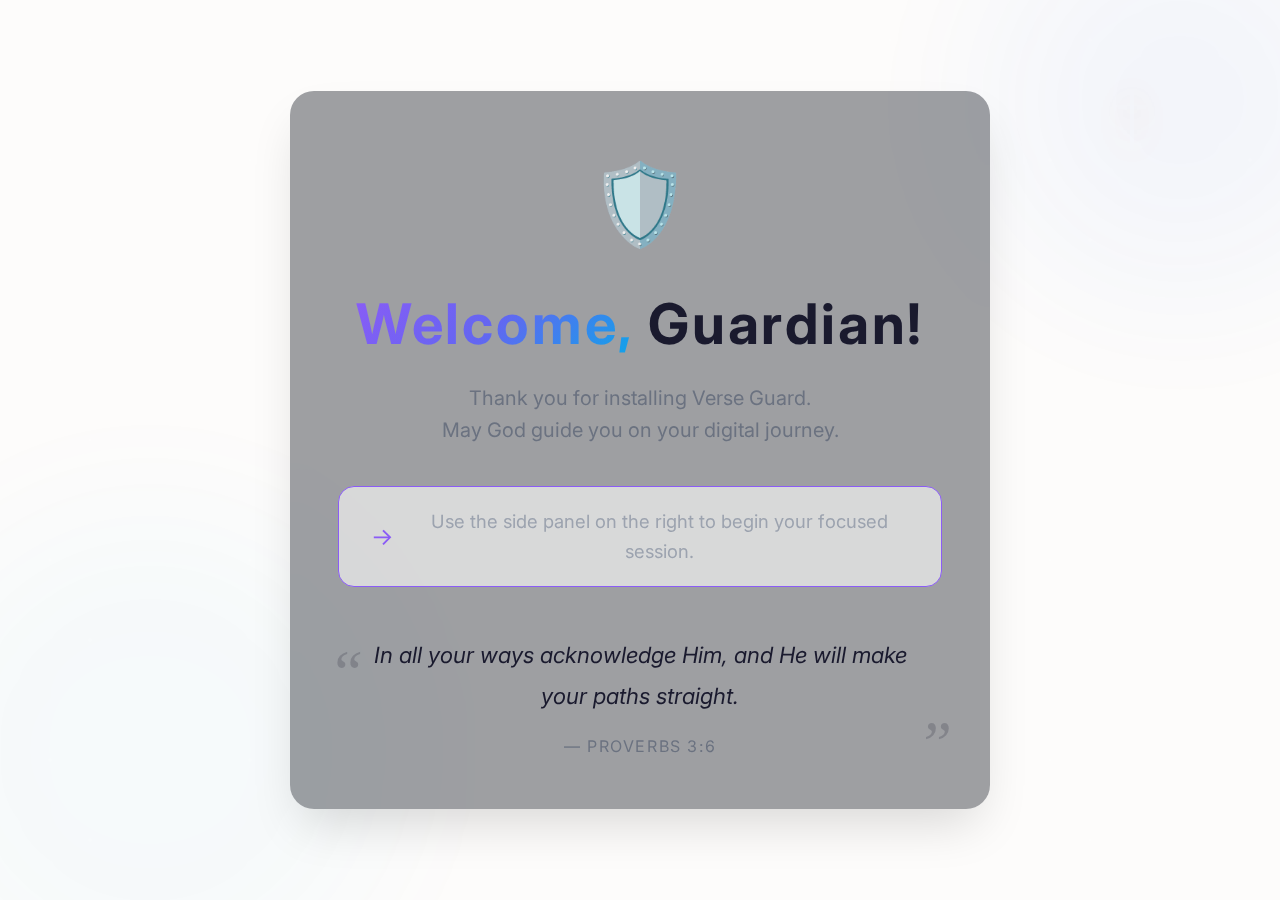
<file: welcome-extension-sidepanel.html>
<!DOCTYPE html>
<html lang="en">

<head>
    <meta charset="UTF-8">
    <meta name="viewport" content="width=device-width, initial-scale=1.0">
    <title>Welcome, Guardian! - Verse Guard</title>
    <meta name="description"
        content="Welcome to Verse Guard. Begin your journey toward intentional, Christ-centered internet use.">

    <!-- Prevent indexing (internal extension page) -->
    <meta name="robots" content="noindex, nofollow">

    <!-- Favicons -->
    <link rel="icon" href="/favicon.ico" sizes="48x48">
    <link rel="icon" type="image/png" sizes="48x48" href="assets/icon_48.png">
    <link rel="apple-touch-icon" sizes="128x128" href="assets/icon_128.png">

    <link rel="stylesheet" href="styles.css">
    <link rel="preconnect" href="https://fonts.googleapis.com">
    <link rel="preconnect" href="https://fonts.gstatic.com" crossorigin>
    <link
        href="https://fonts.googleapis.com/css2?family=Cinzel:wght@600;700;800&family=Cormorant+Garamond:ital,wght@0,400;0,500;1,400&family=Inter:wght@400;500;600;700&display=swap"
        rel="stylesheet">

    <style>
        .welcome-page {
            min-height: 100vh;
            display: flex;
            align-items: center;
            justify-content: center;
            text-align: center;
            padding: 2rem;
            background: var(--gradient-cosmic);
            position: relative;
            overflow: hidden;
        }

        /* Reusing Hero Decorations for Beauty */
        .hero-blob {
            position: absolute;
            border-radius: 50%;
            filter: blur(80px);
            opacity: 0.3;
            animation: blob 20s ease-in-out infinite;
            z-index: 0;
        }

        .hero-blob-1 {
            width: 400px;
            height: 400px;
            background: rgba(37, 99, 235, 0.15);
            top: -100px;
            right: -100px;
        }

        .hero-blob-2 {
            width: 500px;
            height: 500px;
            background: rgba(14, 165, 233, 0.1);
            bottom: -100px;
            left: -100px;
        }

        .stars {
            position: absolute;
            inset: 0;
            background-image:
                radial-gradient(1px 1px at 20px 30px, #fff, rgba(0, 0, 0, 0)),
                radial-gradient(1px 1px at 40px 70px, #fff, rgba(0, 0, 0, 0)),
                radial-gradient(2px 2px at 50px 160px, #fff, rgba(0, 0, 0, 0)),
                radial-gradient(2px 2px at 90px 40px, #fff, rgba(0, 0, 0, 0)),
                radial-gradient(1px 1px at 130px 80px, #fff, rgba(0, 0, 0, 0));
            background-repeat: repeat;
            background-size: 200px 200px;
            opacity: 0.2;
            z-index: 0;
        }

        .sky-cross {
            position: absolute;
            top: 10%;
            right: 10%;
            width: 40px;
            height: 60px;
            opacity: 0.6;
            z-index: 0;
        }

        .cross-vertical {
            position: absolute;
            left: 50%;
            transform: translateX(-50%);
            width: 4px;
            height: 100%;
            background: var(--gradient-gold);
            border-radius: 2px;
            box-shadow: var(--glow-gold);
        }

        .cross-horizontal {
            position: absolute;
            top: 25%;
            left: 50%;
            transform: translateX(-50%);
            width: 28px;
            height: 4px;
            background: var(--gradient-gold);
            border-radius: 2px;
            box-shadow: var(--glow-gold);
        }

        .welcome-container {
            position: relative;
            z-index: 1;
            max-width: 700px;
            background: rgba(15, 20, 31, 0.4);
            backdrop-filter: blur(20px);
            -webkit-backdrop-filter: blur(20px);
            padding: 3rem;
            border-radius: var(--radius-2xl);
            border: 1px solid var(--color-border);
            box-shadow: var(--shadow-xl);
        }

        .welcome-icon {
            font-size: 5rem;
            margin-bottom: 1.5rem;
            display: inline-block;
            animation: float 6s ease-in-out infinite;
        }

        @keyframes float {

            0%,
            100% {
                transform: translateY(0);
            }

            50% {
                transform: translateY(-20px);
            }
        }

        .welcome-title {
            font-family: var(--font-logo);
            font-size: clamp(2.5rem, 6vw, 3.5rem);
            margin-bottom: 1.5rem;
            color: var(--color-text);
            letter-spacing: 0.05em;
        }

        .welcome-message {
            font-size: 1.25rem;
            color: var(--color-text-muted);
            margin-bottom: 2.5rem;
            line-height: 1.6;
            font-family: var(--font-body);
        }

        .welcome-instruction {
            display: inline-flex;
            align-items: center;
            gap: 1rem;
            background: var(--color-bg-glass);
            border: 1px solid var(--color-primary);
            border-radius: var(--radius-xl);
            padding: 1.25rem 2rem;
            font-size: 1.15rem;
            color: var(--color-text-light);
            margin-bottom: 3rem;
            box-shadow: var(--glow-blue);
        }

        .welcome-instruction .arrow {
            color: var(--color-primary);
            font-size: 1.5rem;
            animation: bounceRight 2s infinite;
        }

        @keyframes bounceRight {

            0%,
            20%,
            50%,
            80%,
            100% {
                transform: translateX(0);
            }

            40% {
                transform: translateX(10px);
            }

            60% {
                transform: translateX(5px);
            }
        }

        .welcome-verse {
            font-family: var(--font-scripture);
            font-size: 1.4rem;
            font-style: italic;
            color: var(--color-gold);
            line-height: 1.8;
            position: relative;
            padding: 0 2rem;
        }

        .welcome-verse::before,
        .welcome-verse::after {
            content: '“';
            position: absolute;
            font-size: 4rem;
            opacity: 0.2;
            font-family: serif;
        }

        .welcome-verse::before {
            left: -10px;
            top: -20px;
        }

        .welcome-verse::after {
            content: '”';
            right: -10px;
            bottom: -40px;
        }

        .welcome-verse cite {
            display: block;
            margin-top: 1rem;
            font-style: normal;
            font-size: 1rem;
            color: var(--color-text-muted);
            letter-spacing: 0.1em;
            text-transform: uppercase;
        }

        @media (max-width: 600px) {
            .welcome-container {
                padding: 2rem 1.5rem;
            }

            .welcome-instruction {
                padding: 1rem;
                font-size: 1rem;
            }
        }
    </style>
</head>

<body>
    <section class="welcome-page">
        <!-- Background Elements -->
        <div class="hero-blob hero-blob-1"></div>
        <div class="hero-blob hero-blob-2"></div>
        <div class="stars"></div>

        <div class="sky-cross">
            <div class="cross-vertical"></div>
            <div class="cross-horizontal"></div>
        </div>

        <div class="welcome-container">
            <div class="welcome-icon">🛡️</div>
            <h1 class="welcome-title"><span class="gradient-text">Welcome,</span> Guardian!</h1>
            <p class="welcome-message">
                Thank you for installing Verse Guard.<br>
                May God guide you on your digital journey.
            </p>

            <div class="welcome-instruction">
                <span class="arrow">→</span>
                <span>Use the side panel on the right to begin your focused session.</span>
            </div>

            <blockquote class="welcome-verse">
                In all your ways acknowledge Him, and He will make your paths straight.
                <cite>— Proverbs 3:6</cite>
            </blockquote>
        </div>
    </section>
</body>

</html>
</file>
<file: styles.css>
/* ============================================
   VERSE GUARD - REDESIGNED LANDING PAGE
   Inspired by Cluely & Stripe aesthetics
   ============================================ */

/* ==========================================
   DESIGN TOKENS
   ========================================== */
:root {
    /* Light Theme Palette */
    --color-bg: #FDFCFB;
    --color-bg-alt: #F5F3EF;
    --color-bg-card: rgba(255, 255, 255, 0.8);
    --color-bg-glass: rgba(255, 255, 255, 0.6);

    /* Text Colors */
    --color-text: #1A1A2E;
    --color-text-muted: #6B7280;
    --color-text-light: #9CA3AF;

    /* Brand Colors */
    --color-primary: #8B5CF6;
    --color-primary-dark: #7C3AED;
    --color-secondary: #0EA5E9;
    --color-accent-gold: #F59E0B;
    --color-accent-emerald: #10B981;

    /* Gradients */
    --gradient-primary: linear-gradient(135deg, #8B5CF6 0%, #6366F1 50%, #0EA5E9 100%);
    --gradient-warm: linear-gradient(135deg, #F59E0B 0%, #EF4444 100%);
    --gradient-cool: linear-gradient(135deg, #10B981 0%, #3B82F6 100%);
    --gradient-hero: linear-gradient(135deg, #667eea 0%, #764ba2 100%);
    --gradient-mesh: radial-gradient(at 40% 20%, rgba(139, 92, 246, 0.15) 0px, transparent 50%),
        radial-gradient(at 80% 0%, rgba(14, 165, 233, 0.1) 0px, transparent 50%),
        radial-gradient(at 0% 50%, rgba(245, 158, 11, 0.08) 0px, transparent 50%);

    /* Shadows & Glows */
    --shadow-sm: 0 1px 2px rgba(0, 0, 0, 0.05);
    --shadow-md: 0 4px 6px rgba(0, 0, 0, 0.07);
    --shadow-lg: 0 10px 40px rgba(0, 0, 0, 0.1);
    --shadow-xl: 0 25px 50px -12px rgba(0, 0, 0, 0.15);
    --glow-purple: 0 0 60px rgba(139, 92, 246, 0.4);
    --glow-gold: 0 0 40px rgba(245, 158, 11, 0.3);

    /* Typography */
    --font-display: 'Outfit', 'Inter', -apple-system, BlinkMacSystemFont, sans-serif;
    --font-body: 'Inter', -apple-system, BlinkMacSystemFont, 'Segoe UI', Roboto, sans-serif;

    /* Spacing Scale */
    --space-1: 0.25rem;
    --space-2: 0.5rem;
    --space-3: 0.75rem;
    --space-4: 1rem;
    --space-5: 1.25rem;
    --space-6: 1.5rem;
    --space-8: 2rem;
    --space-10: 2.5rem;
    --space-12: 3rem;
    --space-16: 4rem;
    --space-20: 5rem;
    --space-24: 6rem;
    --space-32: 8rem;

    /* Border Radius */
    --radius-sm: 0.375rem;
    --radius-md: 0.5rem;
    --radius-lg: 0.75rem;
    --radius-xl: 1rem;
    --radius-2xl: 1.5rem;
    --radius-full: 9999px;

    /* Transitions */
    --transition-fast: 150ms ease;
    --transition-base: 300ms ease;
    --transition-slow: 500ms ease;
}

/* ==========================================
   RESET & BASE
   ========================================== */
*,
*::before,
*::after {
    box-sizing: border-box;
    margin: 0;
    padding: 0;
}

html {
    scroll-behavior: smooth;
    -webkit-font-smoothing: antialiased;
    -moz-osx-font-smoothing: grayscale;
}

body {
    font-family: var(--font-body);
    background: var(--color-bg);
    color: var(--color-text);
    line-height: 1.6;
    overflow-x: hidden;
}

img {
    max-width: 100%;
    height: auto;
}

a {
    text-decoration: none;
    color: inherit;
}

/* ==========================================
   ANIMATIONS
   ========================================== */

/* Scroll Reveal */
.reveal {
    opacity: 0;
    transform: translateY(40px);
    transition: opacity 0.8s ease, transform 0.8s ease;
}

.reveal.visible {
    opacity: 1;
    transform: translateY(0);
}

/* Stagger Delays */
.stagger-1 {
    transition-delay: 0.1s;
}

.stagger-2 {
    transition-delay: 0.2s;
}

.stagger-3 {
    transition-delay: 0.3s;
}

.stagger-4 {
    transition-delay: 0.4s;
}

.stagger-5 {
    transition-delay: 0.5s;
}

.stagger-6 {
    transition-delay: 0.6s;
}

/* Fade In Up */
@keyframes fadeInUp {
    from {
        opacity: 0;
        transform: translateY(30px);
    }

    to {
        opacity: 1;
        transform: translateY(0);
    }
}

.animate-fade-in-up {
    animation: fadeInUp 0.8s ease forwards;
}

/* Float Animation */
@keyframes float {

    0%,
    100% {
        transform: translateY(0) rotate(0deg);
    }

    50% {
        transform: translateY(-20px) rotate(2deg);
    }
}

.animate-float {
    animation: float 6s ease-in-out infinite;
}

/* Pulse Glow */
@keyframes pulseGlow {

    0%,
    100% {
        box-shadow: 0 0 20px rgba(139, 92, 246, 0.3);
        transform: scale(1);
    }

    50% {
        box-shadow: 0 0 40px rgba(139, 92, 246, 0.5);
        transform: scale(1.02);
    }
}

.animate-pulse-glow {
    animation: pulseGlow 3s ease-in-out infinite;
}

/* Gradient Shimmer */
@keyframes shimmer {
    0% {
        background-position: 0% 50%;
    }

    50% {
        background-position: 100% 50%;
    }

    100% {
        background-position: 0% 50%;
    }
}

.animate-shimmer {
    background-size: 200% 200%;
    animation: shimmer 3s ease infinite;
}

/* Rotate slow */
@keyframes rotateSlow {
    from {
        transform: rotate(0deg);
    }

    to {
        transform: rotate(360deg);
    }
}

/* Blob animation */
@keyframes blob {

    0%,
    100% {
        transform: translate(0, 0) scale(1);
    }

    25% {
        transform: translate(20px, -30px) scale(1.1);
    }

    50% {
        transform: translate(-20px, 20px) scale(0.9);
    }

    75% {
        transform: translate(30px, 10px) scale(1.05);
    }
}

/* ==========================================
   LAYOUT
   ========================================== */
.container {
    max-width: 1200px;
    margin: 0 auto;
    padding: 0 var(--space-6);
}

.section {
    padding: var(--space-24) 0;
    position: relative;
}

.section-alt {
    background: var(--color-bg-alt);
}

/* ==========================================
   TYPOGRAPHY
   ========================================== */
h1,
h2,
h3,
h4,
h5,
h6 {
    font-family: var(--font-display);
    font-weight: 700;
    line-height: 1.2;
    color: var(--color-text);
}

.section-title {
    font-size: clamp(2rem, 5vw, 3rem);
    text-align: center;
    margin-bottom: var(--space-4);
}

.section-subtitle {
    font-size: 1.125rem;
    color: var(--color-text-muted);
    text-align: center;
    max-width: 600px;
    margin: 0 auto var(--space-12);
}

.gradient-text {
    background: var(--gradient-primary);
    -webkit-background-clip: text;
    background-clip: text;
    -webkit-text-fill-color: transparent;
}

/* ==========================================
   NAVIGATION
   ========================================== */
.navbar {
    position: fixed;
    top: 0;
    left: 0;
    right: 0;
    z-index: 1000;
    padding: var(--space-4) 0;
    background: transparent;
    transition: all var(--transition-base);
}

.navbar.scrolled {
    background: rgba(253, 252, 251, 0.9);
    backdrop-filter: blur(20px);
    -webkit-backdrop-filter: blur(20px);
    border-bottom: 1px solid rgba(0, 0, 0, 0.05);
    box-shadow: var(--shadow-sm);
}

.nav-container {
    display: flex;
    align-items: center;
    justify-content: space-between;
}

.logo {
    display: flex;
    align-items: center;
    gap: var(--space-3);
    font-family: var(--font-display);
    font-weight: 700;
    font-size: 1.25rem;
    color: var(--color-text);
}

.logo-icon {
    width: 36px;
    height: 36px;
    border-radius: var(--radius-lg);
}

.nav-links {
    display: flex;
    align-items: center;
    gap: var(--space-8);
}

.nav-links a {
    font-size: 0.9rem;
    font-weight: 500;
    color: var(--color-text-muted);
    transition: color var(--transition-fast);
}

.nav-links a:hover {
    color: var(--color-text);
}

/* Ensure nav button has white text */
.nav-links a.btn-primary {
    color: white;
}

/* Mobile menu toggle */
.nav-toggle {
    display: none;
    flex-direction: column;
    gap: 5px;
    cursor: pointer;
    padding: var(--space-2);
}

.nav-toggle span {
    width: 24px;
    height: 2px;
    background: var(--color-text);
    border-radius: var(--radius-full);
    transition: var(--transition-fast);
}

/* ==========================================
   BUTTONS
   ========================================== */
.btn {
    display: inline-flex;
    align-items: center;
    justify-content: center;
    gap: var(--space-2);
    padding: var(--space-3) var(--space-6);
    border-radius: var(--radius-lg);
    font-family: var(--font-body);
    font-weight: 600;
    font-size: 0.95rem;
    border: none;
    cursor: pointer;
    transition: all var(--transition-base);
    position: relative;
    overflow: hidden;
}

.btn-primary {
    background: var(--gradient-primary);
    color: white;
    box-shadow: 0 4px 20px rgba(139, 92, 246, 0.3);
}

.btn-primary:hover {
    transform: translateY(-2px);
    box-shadow: 0 8px 30px rgba(139, 92, 246, 0.4);
}

.btn-primary:active {
    transform: translateY(0);
}

.btn-secondary {
    background: transparent;
    color: var(--color-text);
    border: 2px solid rgba(0, 0, 0, 0.1);
}

.btn-secondary:hover {
    background: rgba(0, 0, 0, 0.03);
    border-color: rgba(0, 0, 0, 0.2);
}

.btn-large {
    padding: var(--space-4) var(--space-8);
    font-size: 1.05rem;
    border-radius: var(--radius-xl);
}

.btn-icon {
    font-size: 1.1em;
}

/* Animated gradient border button */
.btn-glow {
    position: relative;
    background: white;
    color: var(--color-text);
    border: none;
    z-index: 1;
}

.btn-glow::before {
    content: '';
    position: absolute;
    inset: -2px;
    background: var(--gradient-primary);
    border-radius: inherit;
    z-index: -1;
    opacity: 0.8;
    transition: opacity var(--transition-base);
}

.btn-glow::after {
    content: '';
    position: absolute;
    inset: 0;
    background: white;
    border-radius: calc(var(--radius-lg) - 2px);
    z-index: -1;
}

.btn-glow:hover::before {
    opacity: 1;
}

/* ==========================================
   HERO SECTION
   ========================================== */
.hero {
    min-height: 100vh;
    display: flex;
    align-items: center;
    padding-top: var(--space-24);
    position: relative;
    overflow: hidden;
    background: var(--gradient-mesh), var(--color-bg);
}

/* Animated background blobs */
.hero-blob {
    position: absolute;
    border-radius: 50%;
    filter: blur(80px);
    opacity: 0.5;
    animation: blob 20s ease-in-out infinite;
}

.hero-blob-1 {
    width: 600px;
    height: 600px;
    background: rgba(139, 92, 246, 0.15);
    top: -200px;
    right: -100px;
    animation-delay: 0s;
}

.hero-blob-2 {
    width: 500px;
    height: 500px;
    background: rgba(14, 165, 233, 0.1);
    bottom: -100px;
    left: -100px;
    animation-delay: -5s;
}

.hero-blob-3 {
    width: 400px;
    height: 400px;
    background: rgba(245, 158, 11, 0.08);
    top: 50%;
    left: 50%;
    animation-delay: -10s;
}

.hero-container {
    display: grid;
    grid-template-columns: 1fr 1fr;
    gap: var(--space-16);
    align-items: center;
    position: relative;
    z-index: 1;
}

.hero-content {
    max-width: 600px;
}

.hero-badge {
    display: inline-flex;
    align-items: center;
    gap: var(--space-2);
    padding: var(--space-2) var(--space-4);
    background: rgba(139, 92, 246, 0.1);
    border: 1px solid rgba(139, 92, 246, 0.2);
    border-radius: var(--radius-full);
    font-size: 0.85rem;
    font-weight: 500;
    color: var(--color-primary);
    margin-bottom: var(--space-6);
}

.hero-badge-dot {
    width: 8px;
    height: 8px;
    background: var(--color-primary);
    border-radius: 50%;
    animation: pulseGlow 2s ease-in-out infinite;
}

.hero-title {
    font-size: clamp(2.5rem, 6vw, 4rem);
    font-weight: 800;
    line-height: 1.1;
    margin-bottom: var(--space-6);
}

.hero-subtitle {
    font-size: 1.2rem;
    color: var(--color-text-muted);
    line-height: 1.7;
    margin-bottom: var(--space-8);
}

.hero-cta {
    display: flex;
    flex-wrap: wrap;
    gap: var(--space-4);
    margin-bottom: var(--space-10);
}

.hero-verse {
    font-size: 0.95rem;
    font-style: italic;
    color: var(--color-text-light);
    padding-left: var(--space-4);
    border-left: 3px solid var(--color-primary);
}

/* Hero Image/Visual */
.hero-visual {
    display: flex;
    justify-content: center;
    align-items: center;
    position: relative;
}

.hero-glow-ring {
    position: absolute;
    width: 350px;
    height: 350px;
    background: var(--gradient-primary);
    border-radius: 50%;
    filter: blur(60px);
    opacity: 0.3;
    animation: pulseGlow 4s ease-in-out infinite;
}

/* Pure CSS Hero Visual */
.hero-orb {
    position: absolute;
    border-radius: 50%;
    filter: blur(40px);
    animation: float 8s ease-in-out infinite;
}

.hero-orb-1 {
    width: 280px;
    height: 280px;
    background: linear-gradient(135deg, rgba(139, 92, 246, 0.6) 0%, rgba(99, 102, 241, 0.4) 100%);
    top: 20%;
    left: 10%;
    animation-delay: 0s;
}

.hero-orb-2 {
    width: 220px;
    height: 220px;
    background: linear-gradient(135deg, rgba(14, 165, 233, 0.5) 0%, rgba(59, 130, 246, 0.3) 100%);
    top: 50%;
    right: 15%;
    animation-delay: -2s;
}

.hero-orb-3 {
    width: 160px;
    height: 160px;
    background: linear-gradient(135deg, rgba(245, 158, 11, 0.5) 0%, rgba(234, 179, 8, 0.3) 100%);
    bottom: 20%;
    left: 30%;
    animation-delay: -4s;
}

.hero-center-glow {
    position: absolute;
    width: 300px;
    height: 300px;
    background: radial-gradient(circle, rgba(139, 92, 246, 0.3) 0%, transparent 70%);
    border-radius: 50%;
    animation: pulseGlow 3s ease-in-out infinite;
}

.hero-cross {
    position: relative;
    z-index: 2;
    font-size: 12rem;
    background: var(--gradient-primary);
    -webkit-background-clip: text;
    background-clip: text;
    -webkit-text-fill-color: transparent;
    filter: drop-shadow(0 10px 40px rgba(139, 92, 246, 0.4));
    animation: float 6s ease-in-out infinite;
    font-family: serif;
}

/* ==========================================
   FEATURES SECTION
   ========================================== */
.features {
    padding: var(--space-24) 0;
    background: var(--color-bg-alt);
    position: relative;
}

.features-grid {
    display: grid;
    grid-template-columns: repeat(auto-fit, minmax(340px, 1fr));
    gap: var(--space-6);
}

.feature-card {
    background: var(--color-bg-card);
    backdrop-filter: blur(10px);
    -webkit-backdrop-filter: blur(10px);
    padding: var(--space-8);
    border-radius: var(--radius-2xl);
    border: 1px solid rgba(0, 0, 0, 0.05);
    box-shadow: var(--shadow-md);
    transition: all var(--transition-base);
    position: relative;
    overflow: hidden;
}

.feature-card::before {
    content: '';
    position: absolute;
    top: 0;
    left: 0;
    right: 0;
    height: 4px;
    background: var(--gradient-primary);
    opacity: 0;
    transition: opacity var(--transition-base);
}

.feature-card:hover {
    transform: translateY(-8px);
    box-shadow: var(--shadow-xl);
}

.feature-card:hover::before {
    opacity: 1;
}

.feature-icon {
    width: 56px;
    height: 56px;
    display: flex;
    align-items: center;
    justify-content: center;
    background: var(--gradient-primary);
    border-radius: var(--radius-xl);
    font-size: 1.5rem;
    margin-bottom: var(--space-5);
    box-shadow: 0 8px 20px rgba(139, 92, 246, 0.2);
}

.feature-card h3 {
    font-size: 1.25rem;
    margin-bottom: var(--space-3);
}

.feature-card p {
    color: var(--color-text-muted);
    font-size: 0.95rem;
    line-height: 1.6;
}

/* ==========================================
   PHILOSOPHY SECTION
   ========================================== */
.philosophy {
    padding: var(--space-24) 0;
    background: var(--color-bg);
}

.philosophy-grid {
    display: grid;
    grid-template-columns: repeat(auto-fit, minmax(260px, 1fr));
    gap: var(--space-8);
}

.philosophy-card {
    text-align: center;
    padding: var(--space-6);
}

.philosophy-number {
    width: 64px;
    height: 64px;
    display: flex;
    align-items: center;
    justify-content: center;
    background: var(--gradient-primary);
    color: white;
    font-family: var(--font-display);
    font-size: 1.5rem;
    font-weight: 700;
    border-radius: var(--radius-xl);
    margin: 0 auto var(--space-5);
    box-shadow: var(--glow-purple);
}

.philosophy-card h3 {
    font-size: 1.15rem;
    margin-bottom: var(--space-3);
    color: var(--color-text);
}

.philosophy-card p {
    color: var(--color-text-muted);
    font-size: 0.95rem;
}

/* ==========================================
   ROADMAP SECTION
   ========================================== */
.roadmap {
    padding: var(--space-24) 0;
    background: var(--color-bg-alt);
}

.roadmap-timeline {
    max-width: 700px;
    margin: 0 auto;
    position: relative;
}

.roadmap-timeline::before {
    content: '';
    position: absolute;
    left: 20px;
    top: 0;
    bottom: 0;
    width: 2px;
    background: linear-gradient(to bottom, var(--color-primary), var(--color-secondary));
    border-radius: var(--radius-full);
}

.roadmap-item {
    display: flex;
    gap: var(--space-6);
    padding: var(--space-6) 0;
    position: relative;
}

.roadmap-marker {
    width: 42px;
    height: 42px;
    display: flex;
    align-items: center;
    justify-content: center;
    background: white;
    border-radius: 50%;
    font-size: 1.2rem;
    box-shadow: var(--shadow-md);
    flex-shrink: 0;
    z-index: 1;
    border: 3px solid var(--color-bg-alt);
}

.roadmap-item.current .roadmap-marker {
    background: var(--color-accent-emerald);
    color: white;
    box-shadow: 0 0 20px rgba(16, 185, 129, 0.4);
}

.roadmap-item.upcoming .roadmap-marker {
    background: var(--gradient-primary);
    color: white;
    box-shadow: 0 0 20px rgba(139, 92, 246, 0.4);
}

.roadmap-content h3 {
    font-size: 1.2rem;
    margin-bottom: var(--space-2);
}

.roadmap-content p {
    color: var(--color-text-muted);
    font-size: 0.95rem;
    margin-bottom: var(--space-3);
}

.roadmap-status {
    display: inline-block;
    padding: var(--space-1) var(--space-3);
    font-size: 0.8rem;
    font-weight: 600;
    border-radius: var(--radius-full);
    background: rgba(0, 0, 0, 0.05);
    color: var(--color-text-muted);
}

.roadmap-item.current .roadmap-status {
    background: rgba(16, 185, 129, 0.1);
    color: var(--color-accent-emerald);
}

.roadmap-item.upcoming .roadmap-status {
    background: rgba(139, 92, 246, 0.1);
    color: var(--color-primary);
}

/* ==========================================
   DOWNLOAD / CTA SECTION
   ========================================== */
.download {
    padding: var(--space-24) 0;
    background: var(--gradient-primary);
    position: relative;
    overflow: hidden;
}

.download::before {
    content: '';
    position: absolute;
    inset: 0;
    background:
        radial-gradient(circle at 20% 50%, rgba(255, 255, 255, 0.1) 0%, transparent 50%),
        radial-gradient(circle at 80% 50%, rgba(255, 255, 255, 0.05) 0%, transparent 50%);
}

.download-container {
    max-width: 700px;
    text-align: center;
    position: relative;
    z-index: 1;
}

.download .section-title {
    color: white;
}

.download .section-subtitle {
    color: rgba(255, 255, 255, 0.85);
}

.download .btn-primary {
    background: white;
    color: var(--color-primary-dark);
    box-shadow: 0 10px 40px rgba(0, 0, 0, 0.2);
}

.download .btn-primary:hover {
    transform: translateY(-3px) scale(1.02);
    box-shadow: 0 15px 50px rgba(0, 0, 0, 0.25);
}

.download-note {
    margin-top: var(--space-6);
    font-size: 0.9rem;
    color: rgba(255, 255, 255, 0.7);
}

/* ==========================================
   FOOTER
   ========================================== */
.footer {
    background: var(--color-bg);
    padding: var(--space-16) 0 var(--space-8);
    border-top: 1px solid rgba(0, 0, 0, 0.05);
}

.footer-container {
    display: grid;
    grid-template-columns: 1.5fr 1fr 1fr;
    gap: var(--space-12);
}

.footer-brand {
    max-width: 300px;
}

.footer-logo {
    width: 48px;
    height: 48px;
    margin-bottom: var(--space-4);
    border-radius: var(--radius-lg);
}

.footer-brand p {
    color: var(--color-text-muted);
    font-size: 0.9rem;
    line-height: 1.6;
}

.footer-column h4 {
    font-family: var(--font-display);
    font-size: 0.9rem;
    font-weight: 600;
    margin-bottom: var(--space-4);
    color: var(--color-text);
}

.footer-column a {
    display: block;
    padding: var(--space-2) 0;
    font-size: 0.9rem;
    color: var(--color-text-muted);
    transition: color var(--transition-fast);
}

.footer-column a:hover {
    color: var(--color-primary);
}

.footer-bottom {
    margin-top: var(--space-12);
    padding-top: var(--space-6);
    border-top: 1px solid rgba(0, 0, 0, 0.05);
    text-align: center;
    font-size: 0.85rem;
    color: var(--color-text-light);
}

/* ==========================================
   PRIVACY PAGE STYLES
   ========================================== */
.privacy-page {
    padding-top: calc(var(--space-24) + 60px);
    min-height: 100vh;
}

.privacy-content {
    max-width: 800px;
    margin: 0 auto;
    padding: var(--space-8);
    background: white;
    border-radius: var(--radius-2xl);
    box-shadow: var(--shadow-lg);
}

.privacy-content h1 {
    font-size: 2.5rem;
    margin-bottom: var(--space-4);
    background: var(--gradient-primary);
    -webkit-background-clip: text;
    background-clip: text;
    -webkit-text-fill-color: transparent;
}

.privacy-content h2 {
    font-size: 1.5rem;
    margin-top: var(--space-8);
    margin-bottom: var(--space-4);
    color: var(--color-text);
}

.privacy-content p,
.privacy-content li {
    color: var(--color-text-muted);
    line-height: 1.8;
    margin-bottom: var(--space-4);
}

.privacy-content ul {
    padding-left: var(--space-6);
    margin-bottom: var(--space-6);
}

.privacy-content li {
    margin-bottom: var(--space-2);
}

.privacy-content a {
    color: var(--color-primary);
    border-bottom: 1px solid transparent;
    transition: border-color var(--transition-fast);
}

.privacy-content a:hover {
    border-color: var(--color-primary);
}

.privacy-back {
    display: inline-flex;
    align-items: center;
    gap: var(--space-2);
    margin-bottom: var(--space-8);
    color: var(--color-text-muted);
    font-weight: 500;
    transition: color var(--transition-fast);
}

.privacy-back:hover {
    color: var(--color-primary);
}

/* ==========================================
   RESPONSIVE DESIGN
   ========================================== */
@media (max-width: 1024px) {
    .hero-container {
        grid-template-columns: 1fr;
        text-align: center;
    }

    .hero-content {
        max-width: 100%;
    }

    .hero-cta {
        justify-content: center;
    }

    .hero-verse {
        border-left: none;
        border-top: 3px solid var(--color-primary);
        padding-left: 0;
        padding-top: var(--space-4);
        max-width: 500px;
        margin: 0 auto;
    }

    .hero-visual {
        order: -1;
        margin-bottom: var(--space-8);
    }

    .hero-shield {
        width: 200px;
        height: 200px;
    }

    .hero-glow-ring {
        width: 250px;
        height: 250px;
    }

    .footer-container {
        grid-template-columns: 1fr 1fr;
    }

    .footer-brand {
        grid-column: span 2;
        text-align: center;
        max-width: 100%;
    }
}

@media (max-width: 768px) {
    .nav-links {
        display: none;
    }

    .nav-toggle {
        display: flex;
    }

    .hero {
        padding-top: var(--space-32);
    }

    .hero-title {
        font-size: 2.25rem;
    }

    .hero-subtitle {
        font-size: 1.05rem;
    }

    .section-title {
        font-size: 1.75rem;
    }

    .features-grid {
        grid-template-columns: 1fr;
    }

    .philosophy-grid {
        grid-template-columns: 1fr 1fr;
    }

    .roadmap-timeline::before {
        left: 20px;
    }

    .footer-container {
        grid-template-columns: 1fr;
        text-align: center;
    }

    .footer-brand {
        grid-column: 1;
    }

    .footer-links {
        justify-content: center;
    }
}

@media (max-width: 480px) {
    .philosophy-grid {
        grid-template-columns: 1fr;
    }

    .hero-cta {
        flex-direction: column;
        align-items: center;
    }

    .btn-large {
        width: 100%;
        max-width: 300px;
    }

    .privacy-content {
        padding: var(--space-6);
        margin: var(--space-4);
        border-radius: var(--radius-xl);
    }
}

/* ==========================================
   WAITLIST FORM
   ========================================== */
.waitlist-form {
    max-width: 500px;
    margin: 0 auto;
}

.waitlist-input-group {
    display: flex;
    gap: var(--space-3);
    background: var(--color-bg-card);
    padding: var(--space-2);
    border-radius: var(--radius-xl);
    border: 2px solid rgba(139, 92, 246, 0.2);
    box-shadow: var(--shadow-lg);
    transition: all var(--transition-base);
}

.waitlist-input-group:focus-within {
    border-color: var(--color-primary);
    box-shadow: 0 0 0 4px rgba(139, 92, 246, 0.1), var(--shadow-lg);
}

.waitlist-input-group input {
    flex: 1;
    padding: var(--space-4) var(--space-5);
    border: none;
    background: transparent;
    font-family: var(--font-body);
    font-size: 1rem;
    color: var(--color-text);
    outline: none;
}

.waitlist-input-group input::placeholder {
    color: var(--color-text-light);
}

.waitlist-input-group .btn {
    flex-shrink: 0;
}

.waitlist-count {
    display: inline-block;
    color: var(--color-primary);
    font-weight: 600;
    margin-bottom: var(--space-2);
}

/* ==========================================
   WAITLIST MODAL
   ========================================== */
.modal-overlay {
    position: fixed;
    inset: 0;
    background: rgba(0, 0, 0, 0.6);
    backdrop-filter: blur(8px);
    -webkit-backdrop-filter: blur(8px);
    display: flex;
    align-items: center;
    justify-content: center;
    z-index: 9999;
    opacity: 0;
    visibility: hidden;
    transition: all var(--transition-base);
    padding: var(--space-6);
}

.modal-overlay.active {
    opacity: 1;
    visibility: visible;
}

.modal-content {
    background: var(--color-bg);
    border-radius: var(--radius-2xl);
    padding: var(--space-10);
    max-width: 450px;
    width: 100%;
    text-align: center;
    position: relative;
    box-shadow: var(--shadow-xl);
    transform: scale(0.9) translateY(20px);
    transition: all var(--transition-base);
}

.modal-overlay.active .modal-content {
    transform: scale(1) translateY(0);
}

.modal-close {
    position: absolute;
    top: var(--space-4);
    right: var(--space-4);
    width: 36px;
    height: 36px;
    border: none;
    background: rgba(0, 0, 0, 0.05);
    border-radius: var(--radius-full);
    font-size: 1.5rem;
    color: var(--color-text-muted);
    cursor: pointer;
    display: flex;
    align-items: center;
    justify-content: center;
    transition: all var(--transition-fast);
}

.modal-close:hover {
    background: rgba(0, 0, 0, 0.1);
    color: var(--color-text);
}

.modal-icon {
    font-size: 4rem;
    margin-bottom: var(--space-4);
    filter: drop-shadow(0 8px 20px rgba(139, 92, 246, 0.3));
}

.modal-content h3 {
    font-size: 1.5rem;
    margin-bottom: var(--space-3);
    color: var(--color-text);
}

.modal-content > p {
    color: var(--color-text-muted);
    margin-bottom: var(--space-6);
}

.modal-form {
    display: flex;
    flex-direction: column;
    gap: var(--space-4);
}

.modal-form input {
    padding: var(--space-4) var(--space-5);
    border: 2px solid rgba(0, 0, 0, 0.1);
    border-radius: var(--radius-lg);
    font-family: var(--font-body);
    font-size: 1rem;
    color: var(--color-text);
    background: var(--color-bg-alt);
    transition: all var(--transition-fast);
}

.modal-form input:focus {
    outline: none;
    border-color: var(--color-primary);
    box-shadow: 0 0 0 4px rgba(139, 92, 246, 0.1);
}

.modal-form input::placeholder {
    color: var(--color-text-light);
}

.modal-form .btn {
    width: 100%;
}

.modal-note {
    font-size: 0.85rem;
    color: var(--color-text-light);
    margin-top: var(--space-4);
}

/* Modal responsive */
@media (max-width: 480px) {
    .modal-content {
        padding: var(--space-8);
    }

    .waitlist-input-group {
        flex-direction: column;
    }

    .waitlist-input-group .btn {
        width: 100%;
    }
}
</file>
